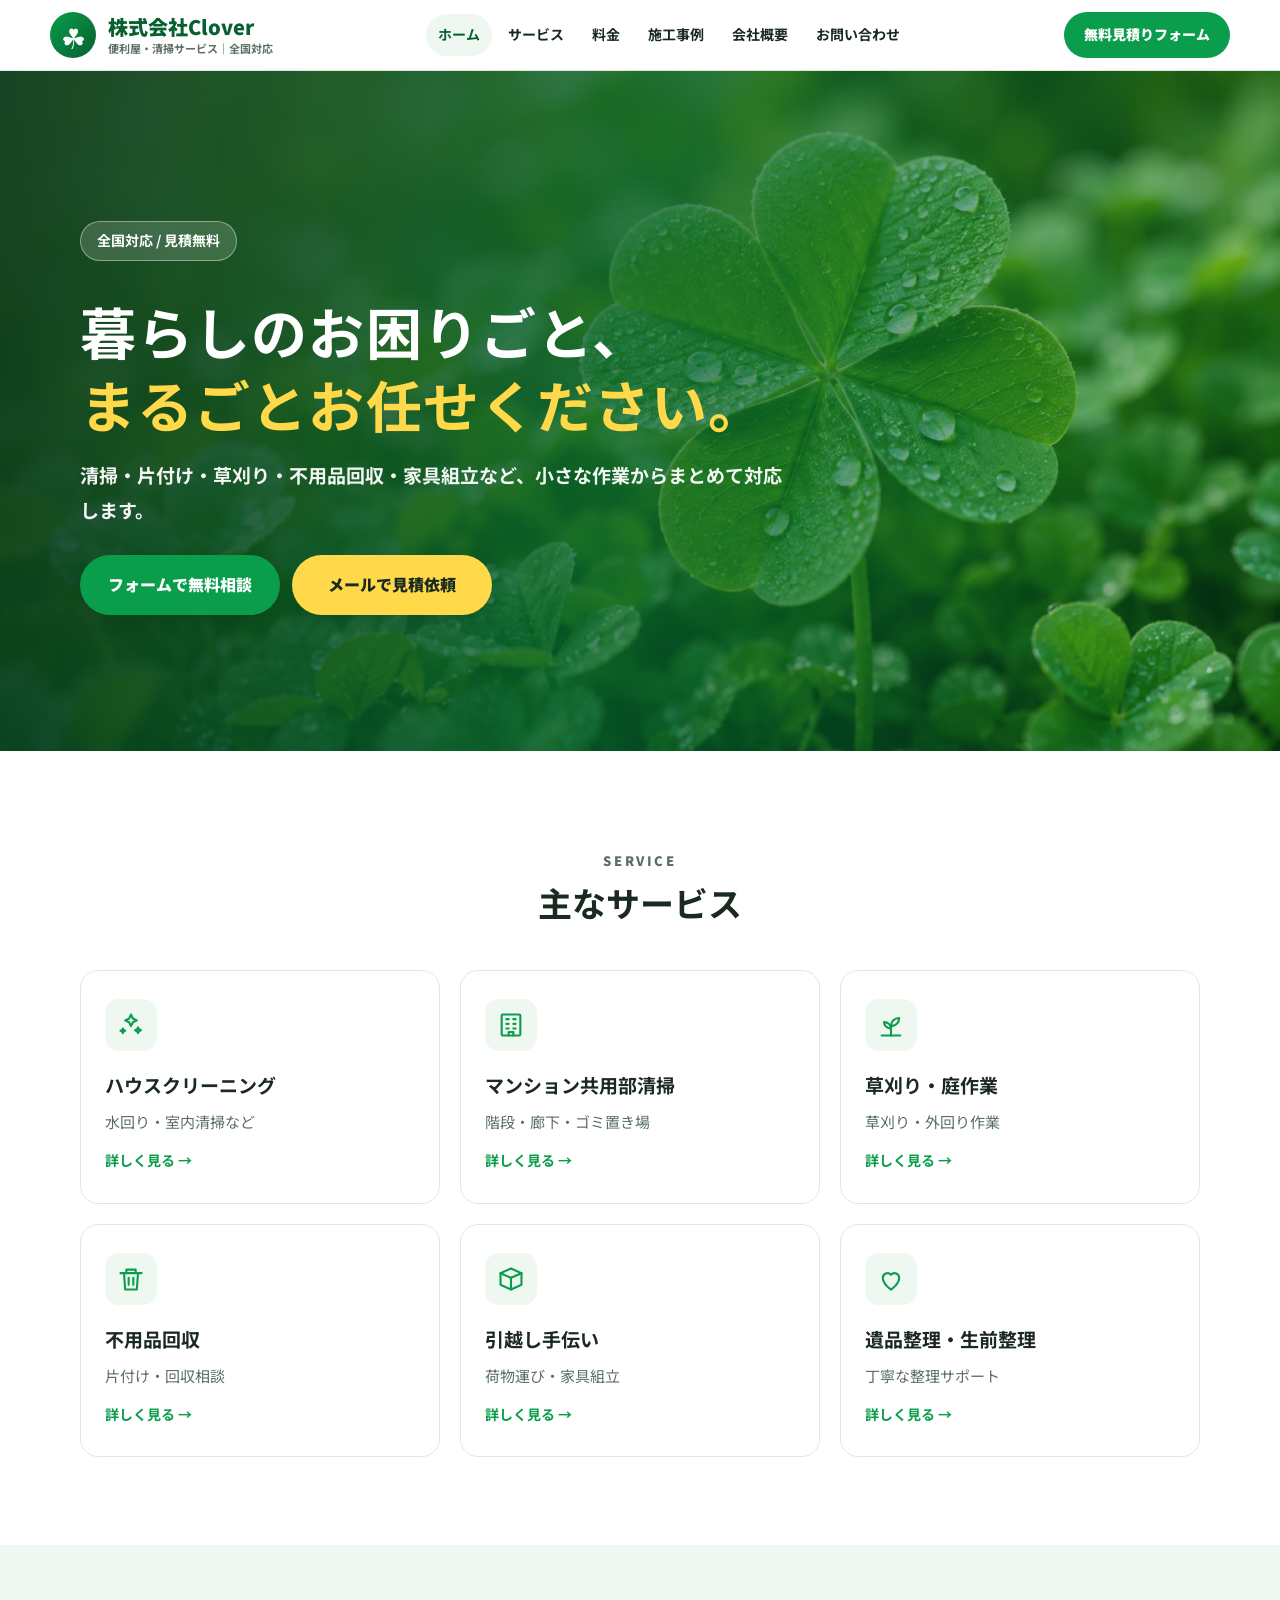
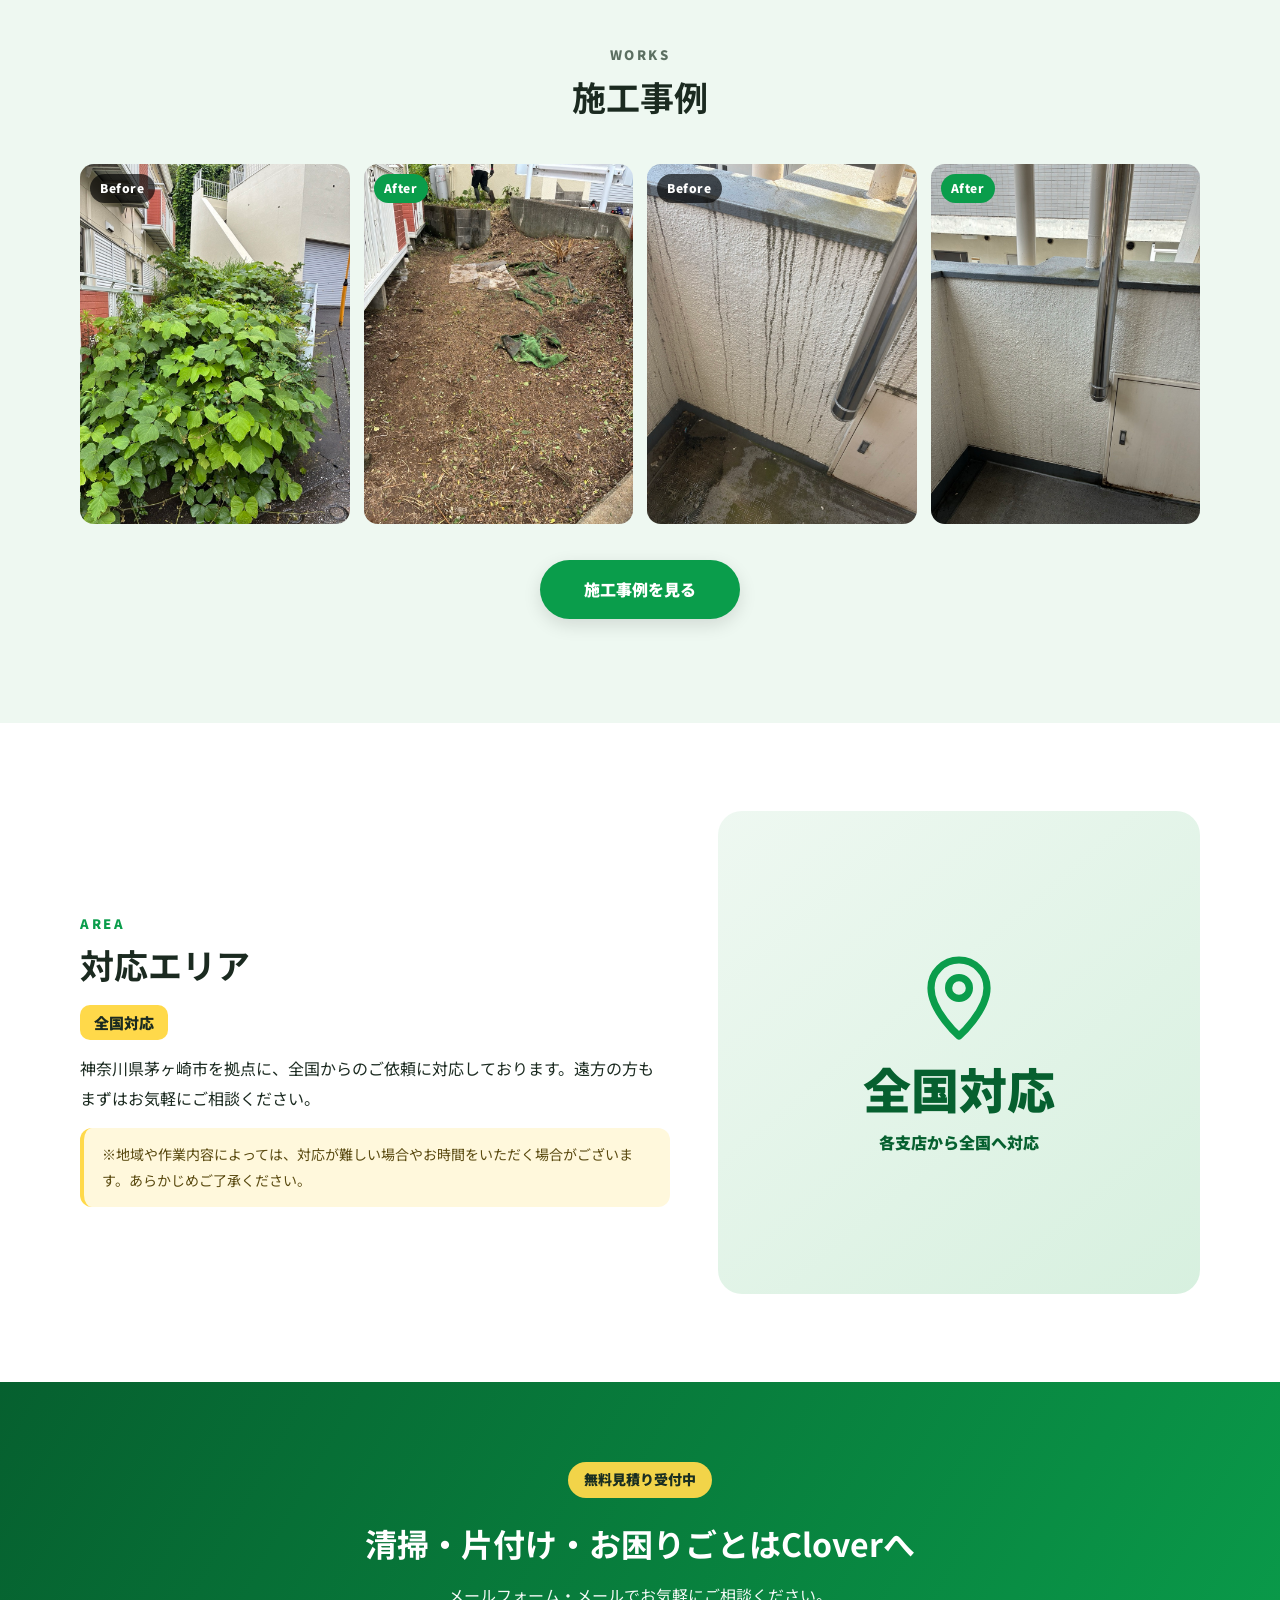
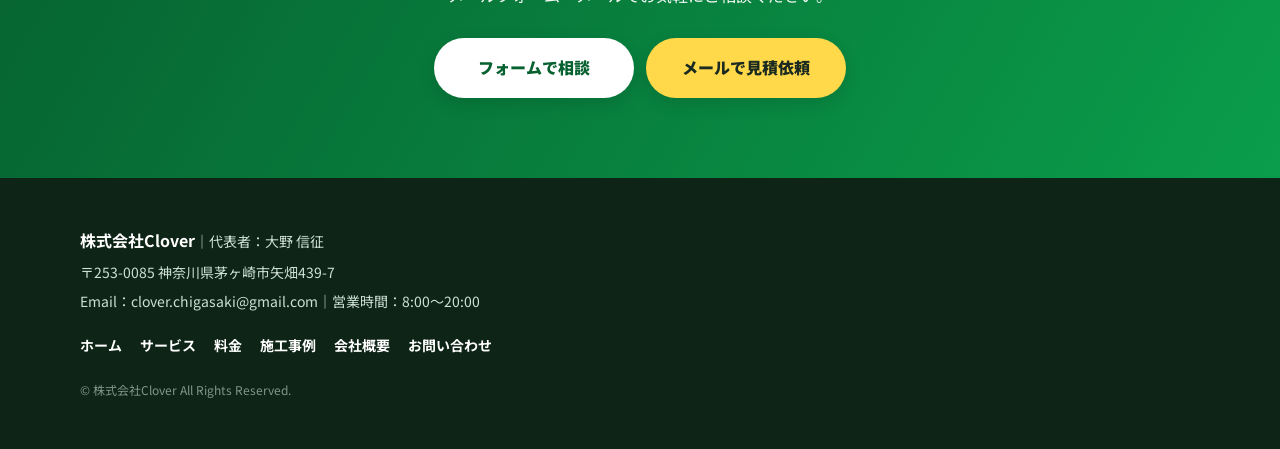
<file: index.html>
<!doctype html>
<html lang="ja">
<head>
<!-- Google アナリティクス（アクセス解析）：元サイトと同じ計測IDです -->
<script async src="https://www.googletagmanager.com/gtag/js?id=G-G0DQQ5PPG5"></script>
<script>
  window.dataLayer = window.dataLayer || [];
  function gtag(){dataLayer.push(arguments);}
  gtag('js', new Date());
  gtag('config', 'G-G0DQQ5PPG5');
</script>
<meta charset="UTF-8">
<meta name="viewport" content="width=device-width,initial-scale=1.0">
<meta name="format-detection" content="telephone=no">
<title>便利屋・清掃サービス｜株式会社Clover（全国対応）</title>
<meta name="description" content="全国対応の便利屋・清掃サービス。清掃、片付け、草刈り、不用品回収など無料見積り受付中。">
<link rel="preconnect" href="https://fonts.googleapis.com">
<link rel="preconnect" href="https://fonts.gstatic.com" crossorigin>
<link href="https://fonts.googleapis.com/css2?family=Noto+Sans+JP:wght@400;700;900&display=swap" rel="stylesheet">
<link rel="stylesheet" href="style.css">
</head>
<body>

<!-- ===== ヘッダー（全ページ共通） ===== -->
<header class="site-header">
  <div class="head">
    <a class="brand" href="index.html"><span class="logo-icon">☘</span><span class="brand-name">株式会社Clover<small>便利屋・清掃サービス｜全国対応</small></span></a>
    <nav class="nav" id="nav"><a href="index.html" class="current">ホーム</a><a href="service.html">サービス</a><a href="price.html">料金</a><a href="works.html">施工事例</a><a href="company.html">会社概要</a><a href="contact.html">お問い合わせ</a></nav>
    <a class="head-cta" href="contact.html#form">無料見積りフォーム</a>
    <button class="menu-btn" type="button" aria-label="メニューを開く" onclick="document.getElementById('nav').classList.toggle('open')">☰</button>
  </div>
</header>

<main>
<section class="hero">
  <div class="container">
    <div class="hero-content">
      <p class="area-pill">全国対応 / 見積無料</p>
      <h1>暮らしのお困りごと、<br><span>まるごとお任せください。</span></h1>
      <p class="lead">清掃・片付け・草刈り・不用品回収・家具組立など、小さな作業からまとめて対応します。</p>
      <div class="btn-row">
        <a class="btn btn-green" href="contact.html#form">フォームで無料相談</a>
        <a class="btn btn-yellow" href="mailto:clover.chigasaki@gmail.com?subject=無料見積もり依頼">メールで見積依頼</a>
      </div>
    </div>
  </div>
</section>

<section class="section">
  <div class="container">
    <div class="section-head">
      <p class="section-label">SERVICE</p>
      <h2>主なサービス</h2>
    </div>
    <div class="cards">
      <a class="card" href="service.html#cleaning"><div class="icon"><svg viewBox="0 0 24 24" fill="none" stroke="currentColor" stroke-width="1.8" stroke-linecap="round" stroke-linejoin="round" aria-hidden="true"><path d="M12 3l1.6 3.4L17 8l-3.4 1.6L12 13l-1.6-3.4L7 8l3.4-1.6z"/><path d="M18 14l.8 1.7 1.7.8-1.7.8L18 19l-.8-1.7-1.7-.8 1.7-.8z"/><path d="M5 15l.6 1.4L7 17l-1.4.6L5 19l-.6-1.4L3 17l1.4-.6z"/></svg></div><h3>ハウスクリーニング</h3><p>水回り・室内清掃など</p><span class="more">詳しく見る →</span></a>
      <a class="card" href="service.html#apartment"><div class="icon"><svg viewBox="0 0 24 24" fill="none" stroke="currentColor" stroke-width="1.8" stroke-linecap="round" stroke-linejoin="round" aria-hidden="true"><rect x="4" y="3" width="16" height="18" rx="1"/><path d="M8 7h2M14 7h2M8 11h2M14 11h2M8 15h2M14 15h2M10 21v-3h4v3"/></svg></div><h3>マンション共用部清掃</h3><p>階段・廊下・ゴミ置き場</p><span class="more">詳しく見る →</span></a>
      <a class="card" href="service.html#garden"><div class="icon"><svg viewBox="0 0 24 24" fill="none" stroke="currentColor" stroke-width="1.8" stroke-linecap="round" stroke-linejoin="round" aria-hidden="true"><path d="M12 21v-8"/><path d="M12 13c0-4 3-7 7-7 0 4-3 7-7 7z"/><path d="M12 15c0-3-2.5-5.5-6-5.5 0 3 2.5 5.5 6 5.5z"/><path d="M4 21h16"/></svg></div><h3>草刈り・庭作業</h3><p>草刈り・外回り作業</p><span class="more">詳しく見る →</span></a>
      <a class="card" href="service.html#junk"><div class="icon"><svg viewBox="0 0 24 24" fill="none" stroke="currentColor" stroke-width="1.8" stroke-linecap="round" stroke-linejoin="round" aria-hidden="true"><path d="M3 7h18M8 7V4h8v3M6 7l1 14h10l1-14"/><path d="M10 11v6M14 11v6"/></svg></div><h3>不用品回収</h3><p>片付け・回収相談</p><span class="more">詳しく見る →</span></a>
      <a class="card" href="service.html#moving"><div class="icon"><svg viewBox="0 0 24 24" fill="none" stroke="currentColor" stroke-width="1.8" stroke-linecap="round" stroke-linejoin="round" aria-hidden="true"><path d="M3 7l9-4 9 4-9 4z"/><path d="M3 7v10l9 4 9-4V7"/><path d="M12 11v10"/></svg></div><h3>引越し手伝い</h3><p>荷物運び・家具組立</p><span class="more">詳しく見る →</span></a>
      <a class="card" href="service.html#organize"><div class="icon"><svg viewBox="0 0 24 24" fill="none" stroke="currentColor" stroke-width="1.8" stroke-linecap="round" stroke-linejoin="round" aria-hidden="true"><path d="M12 21s-7-4.4-7-10a4 4 0 0 1 7-2.6A4 4 0 0 1 19 11c0 5.6-7 10-7 10z"/></svg></div><h3>遺品整理・生前整理</h3><p>丁寧な整理サポート</p><span class="more">詳しく見る →</span></a>
    </div>
  </div>
</section>

<section class="section soft">
  <div class="container">
    <div class="section-head">
      <p class="section-label">WORKS</p>
      <h2>施工事例</h2>
    </div>
    <div class="gallery">
      <figure><img src="images/garden-before.jpeg" onerror="this.src='images/placeholder.jpeg'" alt="草刈り作業前" loading="lazy"><figcaption>Before</figcaption></figure>
      <figure><img src="images/garden-after.jpeg" onerror="this.src='images/placeholder.jpeg'" alt="草刈り作業後" loading="lazy"><figcaption class="ba-tag after">After</figcaption></figure>
      <figure><img src="images/clean-before.jpeg" onerror="this.src='images/placeholder.jpeg'" alt="共用部清掃前" loading="lazy"><figcaption>Before</figcaption></figure>
      <figure><img src="images/clean-after.jpeg" onerror="this.src='images/placeholder.jpeg'" alt="共用部清掃後" loading="lazy"><figcaption class="ba-tag after">After</figcaption></figure>
    </div>
    <p class="center"><a class="btn btn-green" href="works.html">施工事例を見る</a></p>
  </div>
</section>

<section class="section">
  <div class="container area">
    <div>
      <p class="section-label">AREA</p>
      <h2>対応エリア</h2>
      <span class="area-badge">全国対応</span>
      <p>神奈川県茅ヶ崎市を拠点に、全国からのご依頼に対応しております。遠方の方もまずはお気軽にご相談ください。</p>
      <p class="note">※地域や作業内容によっては、対応が難しい場合やお時間をいただく場合がございます。あらかじめご了承ください。</p>
    </div>
    <div class="area-visual">
      <div><svg viewBox="0 0 24 24" fill="none" stroke="currentColor" stroke-width="1.8" stroke-linecap="round" stroke-linejoin="round" aria-hidden="true"><path d="M12 22s-7-6.2-7-12a7 7 0 0 1 14 0c0 5.8-7 12-7 12z"/><circle cx="12" cy="10" r="2.6"/></svg><p class="area-big">全国対応</p><p>各支店から全国へ対応</p></div>
    </div>
  </div>
</section>
</main>

<!-- ===== お問い合わせ誘導の帯（全ページ共通） ===== -->
<section class="cta">
  <div class="container">
    <p class="eyebrow">無料見積り受付中</p>
    <h2>清掃・片付け・お困りごとはCloverへ</h2>
    <p>メールフォーム・メールでお気軽にご相談ください。</p>
    <div class="btn-row">
      <a class="btn btn-white" href="contact.html#form">フォームで相談</a>
      <a class="btn btn-yellow" href="mailto:clover.chigasaki@gmail.com?subject=無料見積もり依頼">メールで見積依頼</a>
    </div>
  </div>
</section>

<!-- ===== フッター（全ページ共通） ===== -->
<footer class="footer">
  <div class="container">
    <p><strong>株式会社Clover</strong>｜代表者：大野 信征</p>
    <p>〒253-0085 神奈川県茅ヶ崎市矢畑439-7</p>
    <p>Email：clover.chigasaki@gmail.com｜営業時間：8:00〜20:00</p>
    <nav class="footer-nav"><a href="index.html">ホーム</a><a href="service.html">サービス</a><a href="price.html">料金</a><a href="works.html">施工事例</a><a href="company.html">会社概要</a><a href="contact.html">お問い合わせ</a></nav>
    <p class="copy">© 株式会社Clover All Rights Reserved.</p>
  </div>
</footer>

<!-- スマホで画面下に固定表示されるボタン -->
<div class="fixed">
  <a class="form" href="contact.html#form">✎ フォームで相談</a>
  <a href="mailto:clover.chigasaki@gmail.com?subject=無料見積もり依頼">✉ メール</a>
</div>

</body>
</html>
</file>
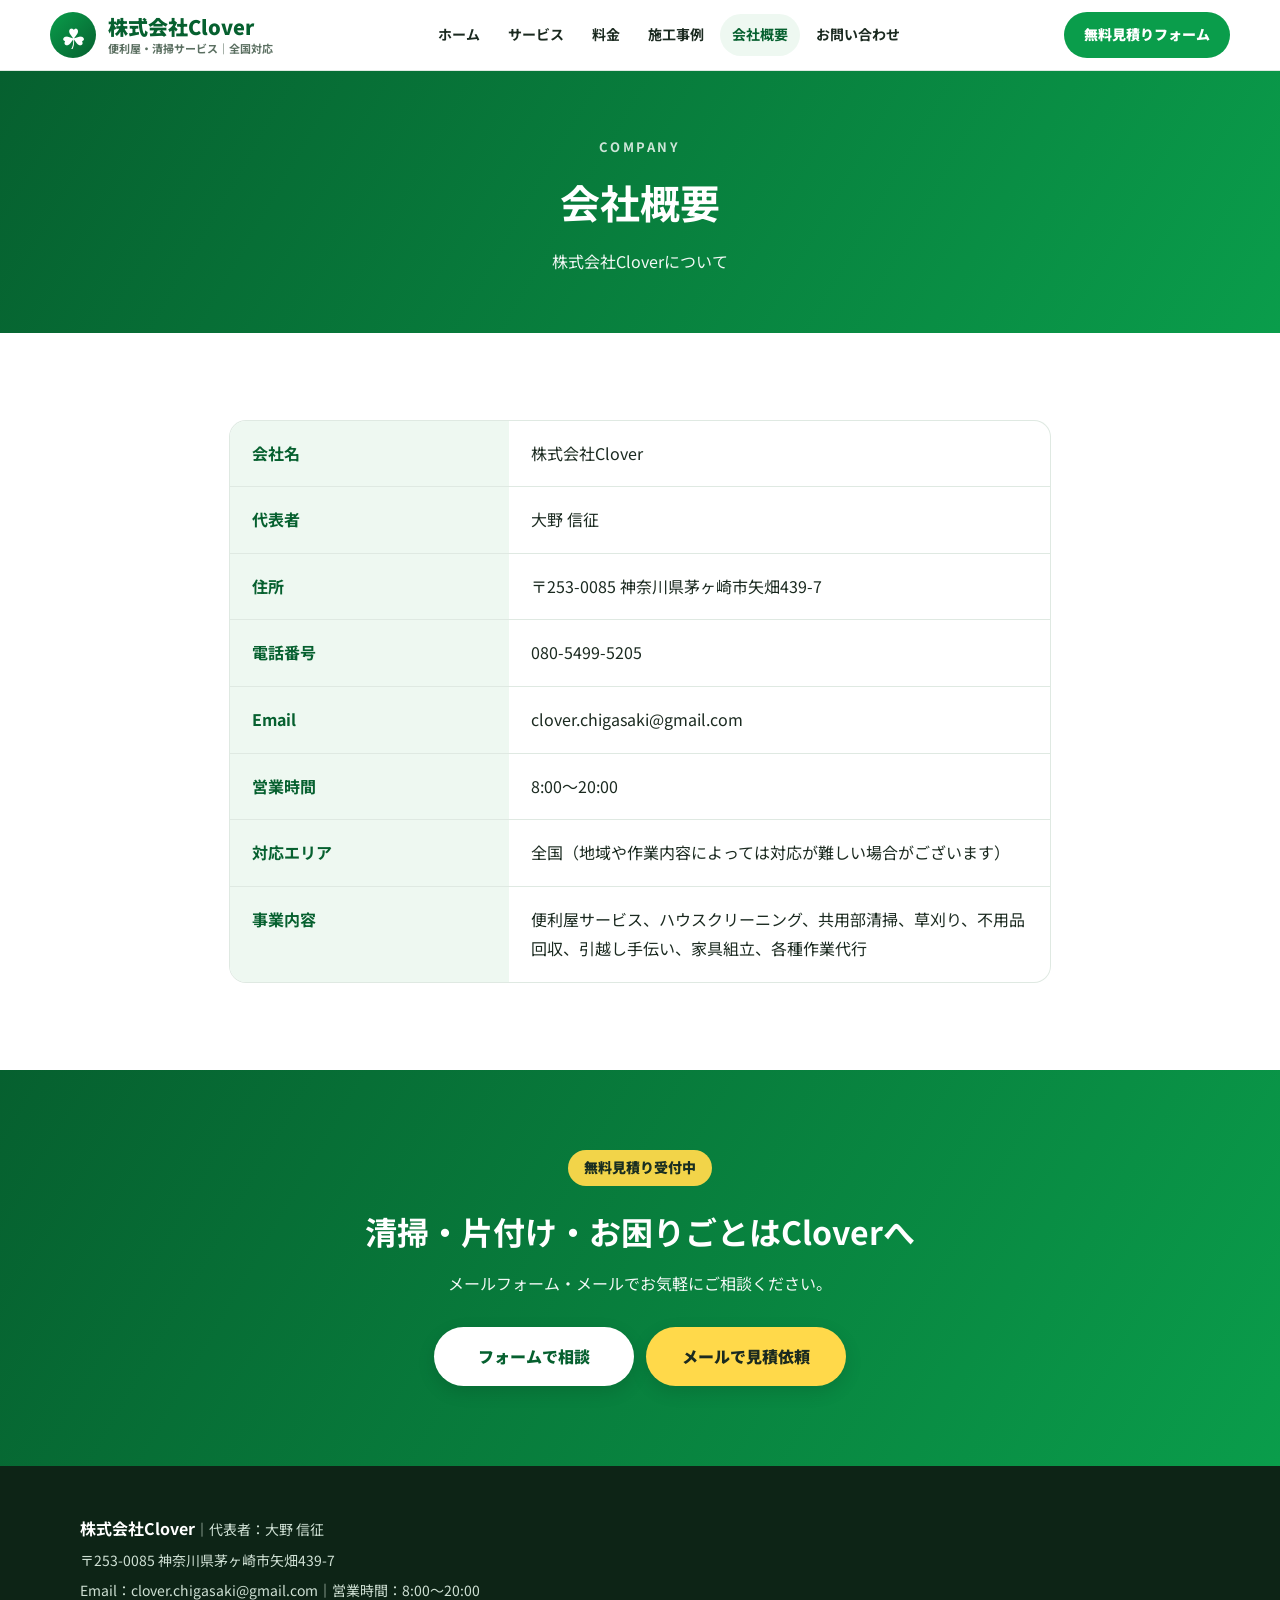
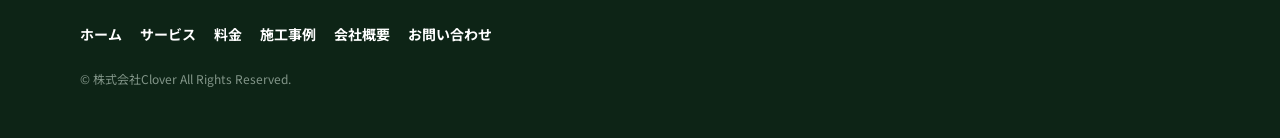
<file: company.html>
<!doctype html>
<html lang="ja">
<head>
<meta charset="UTF-8">
<meta name="viewport" content="width=device-width,initial-scale=1.0">
<meta name="format-detection" content="telephone=no">
<title>会社概要｜株式会社Clover</title>
<meta name="description" content="株式会社Cloverの会社概要。">
<link rel="preconnect" href="https://fonts.googleapis.com">
<link rel="preconnect" href="https://fonts.gstatic.com" crossorigin>
<link href="https://fonts.googleapis.com/css2?family=Noto+Sans+JP:wght@400;700;900&display=swap" rel="stylesheet">
<link rel="stylesheet" href="style.css">
</head>
<body>

<!-- ===== ヘッダー（全ページ共通） ===== -->
<header class="site-header">
  <div class="head">
    <a class="brand" href="index.html"><span class="logo-icon">☘</span><span class="brand-name">株式会社Clover<small>便利屋・清掃サービス｜全国対応</small></span></a>
    <nav class="nav" id="nav"><a href="index.html">ホーム</a><a href="service.html">サービス</a><a href="price.html">料金</a><a href="works.html">施工事例</a><a href="company.html" class="current">会社概要</a><a href="contact.html">お問い合わせ</a></nav>
    <a class="head-cta" href="contact.html#form">無料見積りフォーム</a>
    <button class="menu-btn" type="button" aria-label="メニューを開く" onclick="document.getElementById('nav').classList.toggle('open')">☰</button>
  </div>
</header>

<main>
<section class="page-hero">
  <p class="en">COMPANY</p>
  <h1>会社概要</h1>
  <p>株式会社Cloverについて</p>
</section>
<section class="section">
  <div class="container">
    <table class="table">
      <tbody>
        <tr><th>会社名</th><td>株式会社Clover</td></tr>
        <tr><th>代表者</th><td>大野 信征</td></tr>
        <tr><th>住所</th><td>〒253-0085 神奈川県茅ヶ崎市矢畑439-7</td></tr>
        <tr><th>電話番号</th><td>080-5499-5205</td></tr>
        <tr><th>Email</th><td>clover.chigasaki@gmail.com</td></tr>
        <tr><th>営業時間</th><td>8:00〜20:00</td></tr>
        <tr><th>対応エリア</th><td>全国（地域や作業内容によっては対応が難しい場合がございます）</td></tr>
        <tr><th>事業内容</th><td>便利屋サービス、ハウスクリーニング、共用部清掃、草刈り、不用品回収、引越し手伝い、家具組立、各種作業代行</td></tr>
      </tbody>
    </table>
  </div>
</section>
</main>

<!-- ===== お問い合わせ誘導の帯（全ページ共通） ===== -->
<section class="cta">
  <div class="container">
    <p class="eyebrow">無料見積り受付中</p>
    <h2>清掃・片付け・お困りごとはCloverへ</h2>
    <p>メールフォーム・メールでお気軽にご相談ください。</p>
    <div class="btn-row">
      <a class="btn btn-white" href="contact.html#form">フォームで相談</a>
      <a class="btn btn-yellow" href="mailto:clover.chigasaki@gmail.com?subject=無料見積もり依頼">メールで見積依頼</a>
    </div>
  </div>
</section>

<!-- ===== フッター（全ページ共通） ===== -->
<footer class="footer">
  <div class="container">
    <p><strong>株式会社Clover</strong>｜代表者：大野 信征</p>
    <p>〒253-0085 神奈川県茅ヶ崎市矢畑439-7</p>
    <p>Email：clover.chigasaki@gmail.com｜営業時間：8:00〜20:00</p>
    <nav class="footer-nav"><a href="index.html">ホーム</a><a href="service.html">サービス</a><a href="price.html">料金</a><a href="works.html">施工事例</a><a href="company.html">会社概要</a><a href="contact.html">お問い合わせ</a></nav>
    <p class="copy">© 株式会社Clover All Rights Reserved.</p>
  </div>
</footer>

<!-- スマホで画面下に固定表示されるボタン -->
<div class="fixed">
  <a class="form" href="contact.html#form">✎ フォームで相談</a>
  <a href="mailto:clover.chigasaki@gmail.com?subject=無料見積もり依頼">✉ メール</a>
</div>

</body>
</html>
</file>
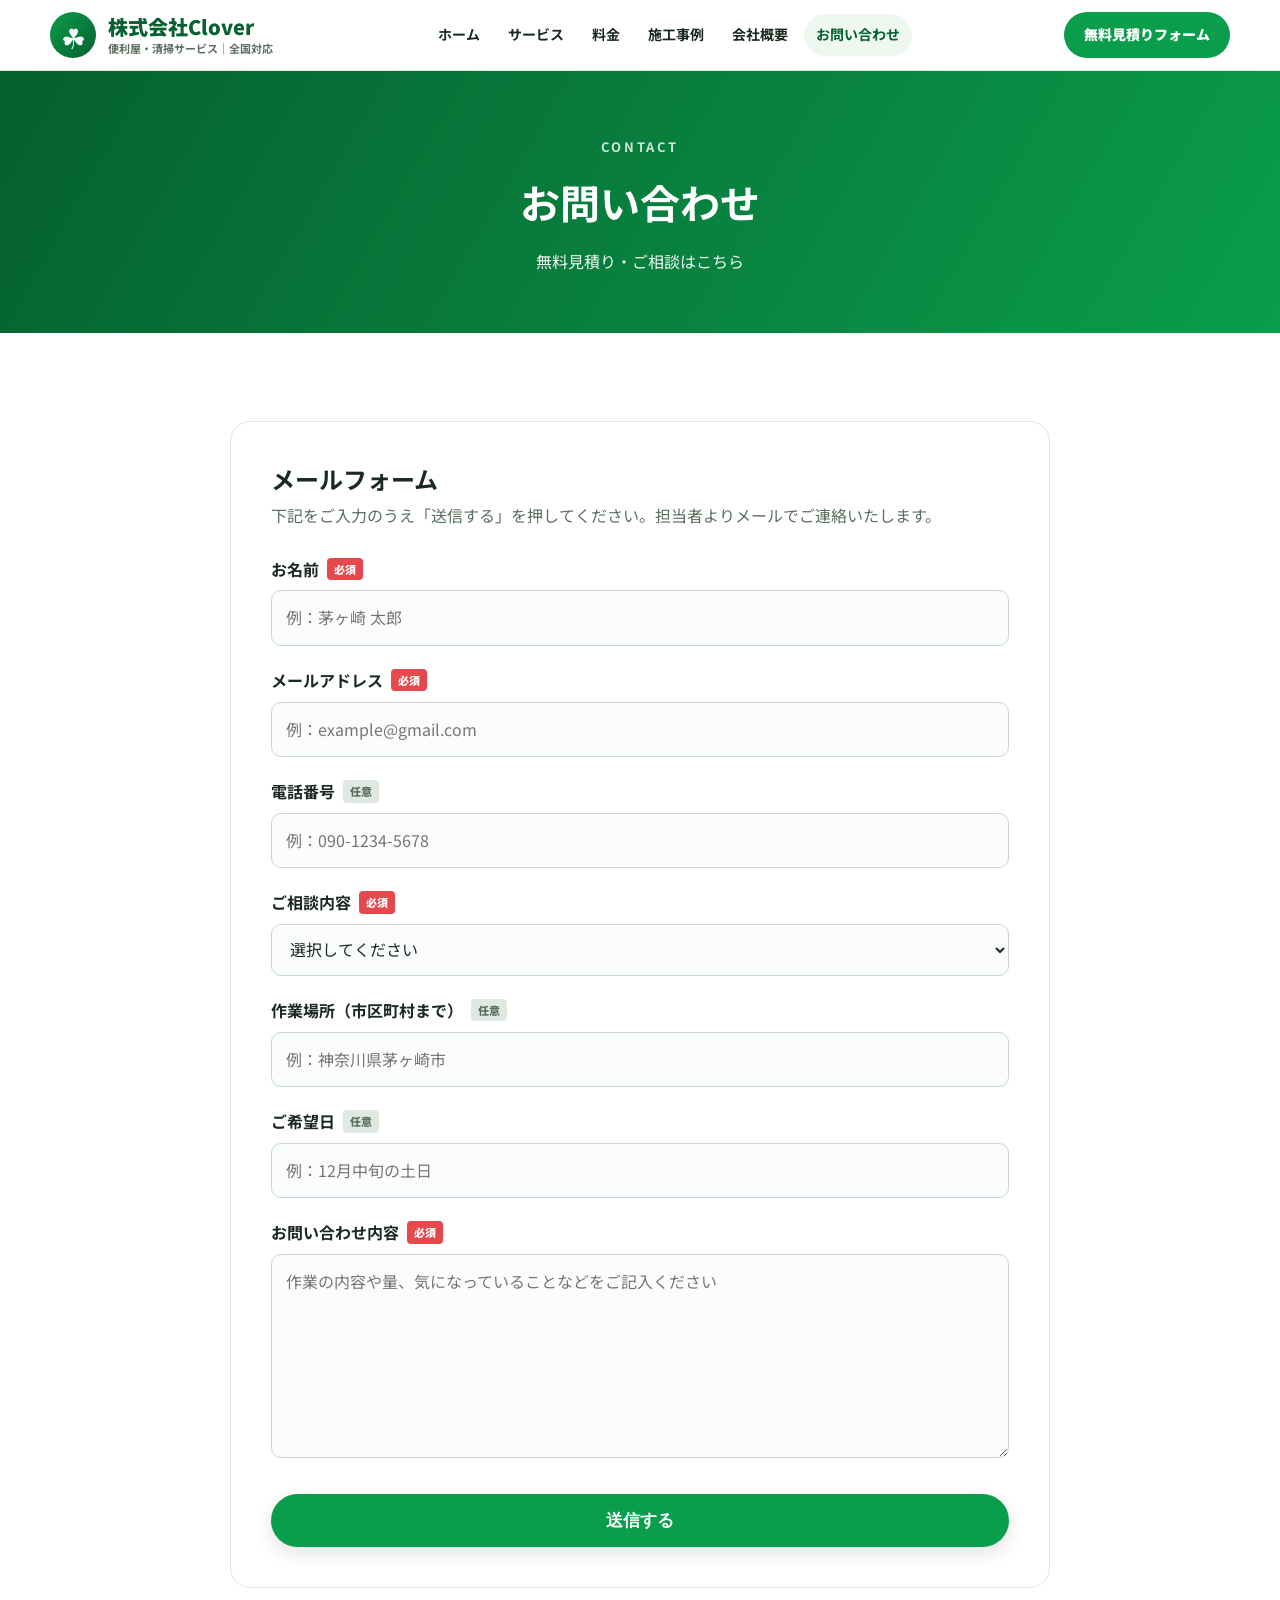
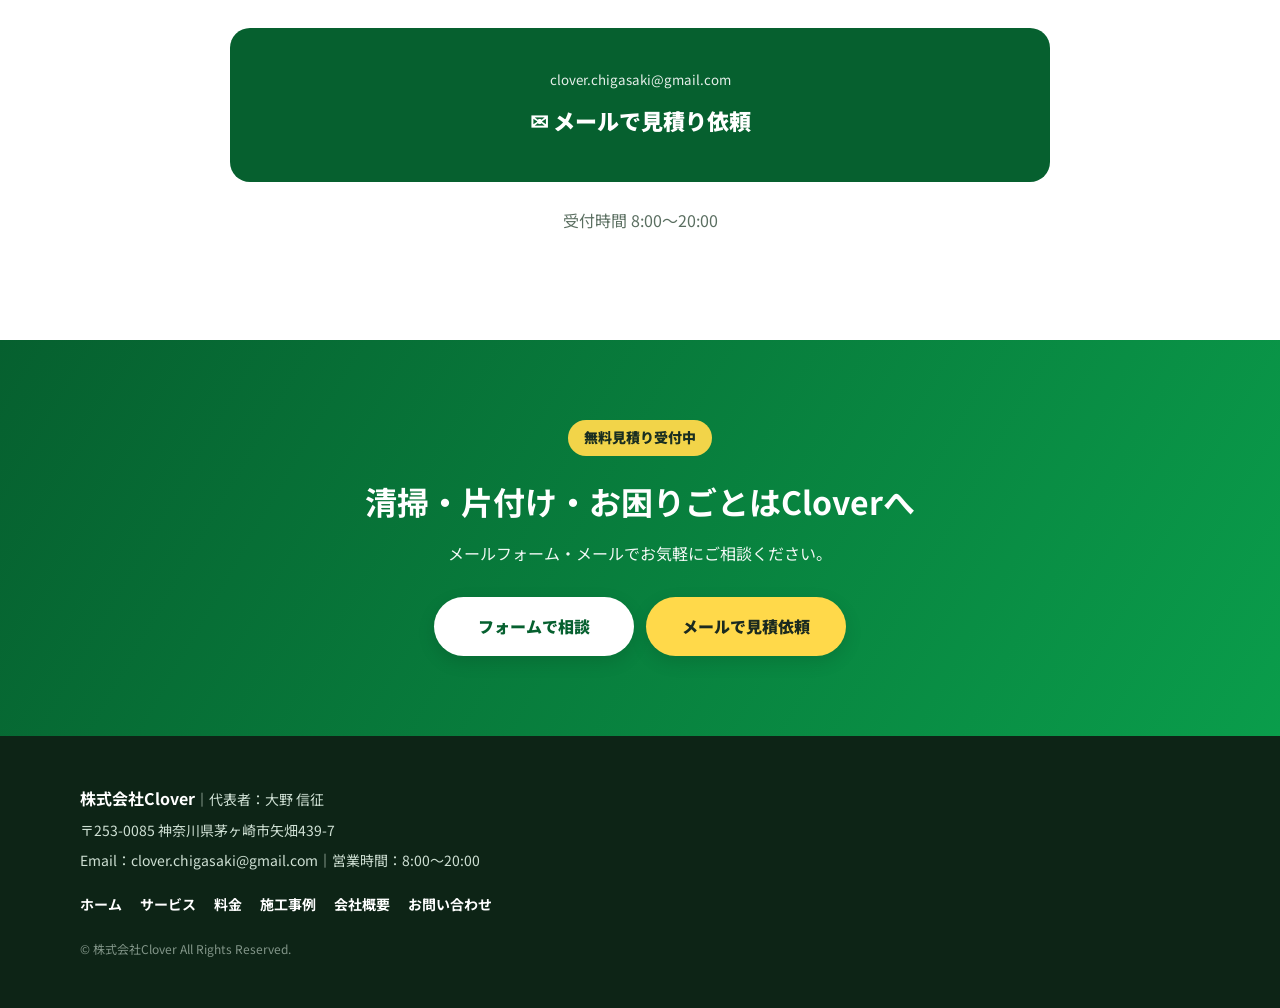
<file: contact.html>
<!doctype html>
<html lang="ja">
<head>
<meta charset="UTF-8">
<meta name="viewport" content="width=device-width,initial-scale=1.0">
<meta name="format-detection" content="telephone=no">
<title>お問い合わせ｜株式会社Clover</title>
<meta name="description" content="株式会社Cloverへの無料見積り・ご相談。">
<link rel="preconnect" href="https://fonts.googleapis.com">
<link rel="preconnect" href="https://fonts.gstatic.com" crossorigin>
<link href="https://fonts.googleapis.com/css2?family=Noto+Sans+JP:wght@400;700;900&display=swap" rel="stylesheet">
<link rel="stylesheet" href="style.css">
</head>
<body>

<!-- ===== ヘッダー（全ページ共通） ===== -->
<header class="site-header">
  <div class="head">
    <a class="brand" href="index.html"><span class="logo-icon">☘</span><span class="brand-name">株式会社Clover<small>便利屋・清掃サービス｜全国対応</small></span></a>
    <nav class="nav" id="nav"><a href="index.html">ホーム</a><a href="service.html">サービス</a><a href="price.html">料金</a><a href="works.html">施工事例</a><a href="company.html">会社概要</a><a href="contact.html" class="current">お問い合わせ</a></nav>
    <a class="head-cta" href="contact.html#form">無料見積りフォーム</a>
    <button class="menu-btn" type="button" aria-label="メニューを開く" onclick="document.getElementById('nav').classList.toggle('open')">☰</button>
  </div>
</header>

<main>
<section class="page-hero">
  <p class="en">CONTACT</p>
  <h1>お問い合わせ</h1>
  <p>無料見積り・ご相談はこちら</p>
</section>
<section class="section">
  <div class="container">

    <!-- ===== メールフォーム =====
         送信された内容は、下の action に書いたメールアドレスに届きます。
         受け取るアドレスを変えるときは「clover.chigasaki@gmail.com」の部分を書き換えてください。
         送信後に表示するページは _next の値（thanks.html のURL）です。 -->
    <form class="contact-form" id="form" action="https://formsubmit.co/clover.chigasaki@gmail.com" method="POST">
      <h2>メールフォーム</h2>
      <p class="form-lead">下記をご入力のうえ「送信する」を押してください。担当者よりメールでご連絡いたします。</p>

      <input type="hidden" name="_subject" value="【ホームページ】お問い合わせが届きました">
      <input type="hidden" name="_next" value="https://clover-benriya00.github.io/thanks.html">
      <input type="hidden" name="_template" value="table">
      <input type="hidden" name="_captcha" value="false">
      <!-- 迷惑メール対策：人には見えない欄。ここに入力があると送信されません -->
      <input type="text" name="_honey" class="honey" tabindex="-1" autocomplete="off">

      <div class="field">
        <label for="f-name">お名前<span class="req">必須</span></label>
        <input id="f-name" type="text" name="お名前" required placeholder="例：茅ヶ崎 太郎">
      </div>
      <div class="field">
        <label for="f-email">メールアドレス<span class="req">必須</span></label>
        <input id="f-email" type="email" name="email" required placeholder="例：example@gmail.com">
      </div>
      <div class="field">
        <label for="f-tel">電話番号<span class="opt">任意</span></label>
        <input id="f-tel" type="tel" name="電話番号" placeholder="例：090-1234-5678">
      </div>
      <div class="field">
        <label for="f-service">ご相談内容<span class="req">必須</span></label>
        <select id="f-service" name="ご相談内容" required>
          <option value="">選択してください</option>
          <option>ハウスクリーニング</option>
          <option>マンション共用部清掃</option>
          <option>草刈り・庭作業</option>
          <option>不用品回収・片付け</option>
          <option>引越し手伝い・家具組立</option>
          <option>遺品整理・生前整理</option>
          <option>その他・まだ決まっていない</option>
        </select>
      </div>
      <div class="field">
        <label for="f-place">作業場所（市区町村まで）<span class="opt">任意</span></label>
        <input id="f-place" type="text" name="作業場所" placeholder="例：神奈川県茅ヶ崎市">
      </div>
      <div class="field">
        <label for="f-date">ご希望日<span class="opt">任意</span></label>
        <input id="f-date" type="text" name="ご希望日" placeholder="例：12月中旬の土日">
      </div>
      <div class="field">
        <label for="f-msg">お問い合わせ内容<span class="req">必須</span></label>
        <textarea id="f-msg" name="お問い合わせ内容" rows="6" required placeholder="作業の内容や量、気になっていることなどをご記入ください"></textarea>
      </div>
      <button class="btn btn-green submit" type="submit">送信する</button>
    </form>

    <div class="contact-grid single">
      <a class="contact-card mail" href="mailto:clover.chigasaki@gmail.com?subject=無料見積もり依頼"><small>clover.chigasaki@gmail.com</small><span class="big">✉ メールで見積り依頼</span></a>
    </div>
    <p class="hours">受付時間 8:00〜20:00</p>
  </div>
</section>
</main>

<!-- ===== お問い合わせ誘導の帯（全ページ共通） ===== -->
<section class="cta">
  <div class="container">
    <p class="eyebrow">無料見積り受付中</p>
    <h2>清掃・片付け・お困りごとはCloverへ</h2>
    <p>メールフォーム・メールでお気軽にご相談ください。</p>
    <div class="btn-row">
      <a class="btn btn-white" href="contact.html#form">フォームで相談</a>
      <a class="btn btn-yellow" href="mailto:clover.chigasaki@gmail.com?subject=無料見積もり依頼">メールで見積依頼</a>
    </div>
  </div>
</section>

<!-- ===== フッター（全ページ共通） ===== -->
<footer class="footer">
  <div class="container">
    <p><strong>株式会社Clover</strong>｜代表者：大野 信征</p>
    <p>〒253-0085 神奈川県茅ヶ崎市矢畑439-7</p>
    <p>Email：clover.chigasaki@gmail.com｜営業時間：8:00〜20:00</p>
    <nav class="footer-nav"><a href="index.html">ホーム</a><a href="service.html">サービス</a><a href="price.html">料金</a><a href="works.html">施工事例</a><a href="company.html">会社概要</a><a href="contact.html">お問い合わせ</a></nav>
    <p class="copy">© 株式会社Clover All Rights Reserved.</p>
  </div>
</footer>

<!-- スマホで画面下に固定表示されるボタン -->
<div class="fixed">
  <a class="form" href="contact.html#form">✎ フォームで相談</a>
  <a href="mailto:clover.chigasaki@gmail.com?subject=無料見積もり依頼">✉ メール</a>
</div>

</body>
</html>
</file>
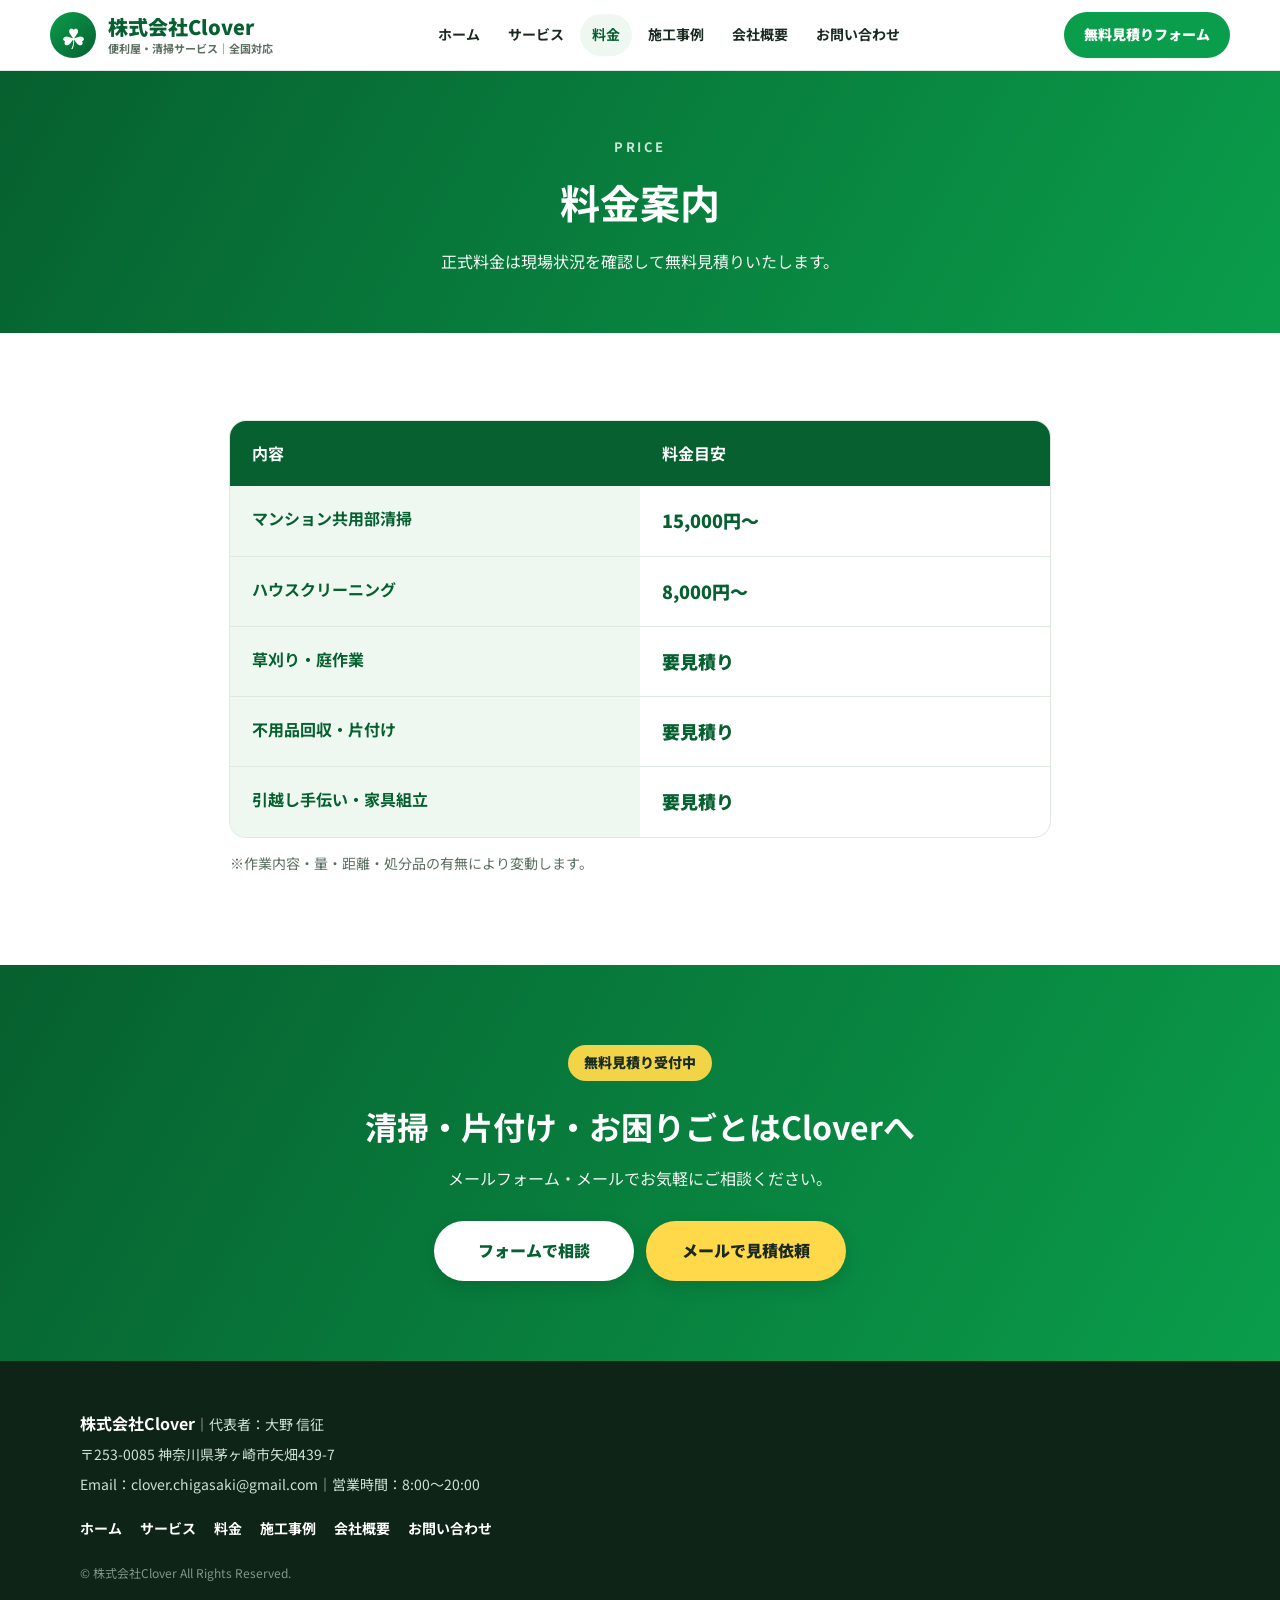
<file: price.html>
<!doctype html>
<html lang="ja">
<head>
<meta charset="UTF-8">
<meta name="viewport" content="width=device-width,initial-scale=1.0">
<meta name="format-detection" content="telephone=no">
<title>料金案内｜株式会社Clover</title>
<meta name="description" content="株式会社Cloverの料金案内。">
<link rel="preconnect" href="https://fonts.googleapis.com">
<link rel="preconnect" href="https://fonts.gstatic.com" crossorigin>
<link href="https://fonts.googleapis.com/css2?family=Noto+Sans+JP:wght@400;700;900&display=swap" rel="stylesheet">
<link rel="stylesheet" href="style.css">
</head>
<body>

<!-- ===== ヘッダー（全ページ共通） ===== -->
<header class="site-header">
  <div class="head">
    <a class="brand" href="index.html"><span class="logo-icon">☘</span><span class="brand-name">株式会社Clover<small>便利屋・清掃サービス｜全国対応</small></span></a>
    <nav class="nav" id="nav"><a href="index.html">ホーム</a><a href="service.html">サービス</a><a href="price.html" class="current">料金</a><a href="works.html">施工事例</a><a href="company.html">会社概要</a><a href="contact.html">お問い合わせ</a></nav>
    <a class="head-cta" href="contact.html#form">無料見積りフォーム</a>
    <button class="menu-btn" type="button" aria-label="メニューを開く" onclick="document.getElementById('nav').classList.toggle('open')">☰</button>
  </div>
</header>

<main>
<section class="page-hero">
  <p class="en">PRICE</p>
  <h1>料金案内</h1>
  <p>正式料金は現場状況を確認して無料見積りいたします。</p>
</section>
<section class="section">
  <div class="container">
    <table class="table">
      <thead><tr><th>内容</th><th>料金目安</th></tr></thead>
      <tbody>
        <tr><th>マンション共用部清掃</th><td class="price">15,000円〜</td></tr>
        <tr><th>ハウスクリーニング</th><td class="price">8,000円〜</td></tr>
        <tr><th>草刈り・庭作業</th><td class="price">要見積り</td></tr>
        <tr><th>不用品回収・片付け</th><td class="price">要見積り</td></tr>
        <tr><th>引越し手伝い・家具組立</th><td class="price">要見積り</td></tr>
      </tbody>
    </table>
    <p class="table-note">※作業内容・量・距離・処分品の有無により変動します。</p>
  </div>
</section>
</main>

<!-- ===== お問い合わせ誘導の帯（全ページ共通） ===== -->
<section class="cta">
  <div class="container">
    <p class="eyebrow">無料見積り受付中</p>
    <h2>清掃・片付け・お困りごとはCloverへ</h2>
    <p>メールフォーム・メールでお気軽にご相談ください。</p>
    <div class="btn-row">
      <a class="btn btn-white" href="contact.html#form">フォームで相談</a>
      <a class="btn btn-yellow" href="mailto:clover.chigasaki@gmail.com?subject=無料見積もり依頼">メールで見積依頼</a>
    </div>
  </div>
</section>

<!-- ===== フッター（全ページ共通） ===== -->
<footer class="footer">
  <div class="container">
    <p><strong>株式会社Clover</strong>｜代表者：大野 信征</p>
    <p>〒253-0085 神奈川県茅ヶ崎市矢畑439-7</p>
    <p>Email：clover.chigasaki@gmail.com｜営業時間：8:00〜20:00</p>
    <nav class="footer-nav"><a href="index.html">ホーム</a><a href="service.html">サービス</a><a href="price.html">料金</a><a href="works.html">施工事例</a><a href="company.html">会社概要</a><a href="contact.html">お問い合わせ</a></nav>
    <p class="copy">© 株式会社Clover All Rights Reserved.</p>
  </div>
</footer>

<!-- スマホで画面下に固定表示されるボタン -->
<div class="fixed">
  <a class="form" href="contact.html#form">✎ フォームで相談</a>
  <a href="mailto:clover.chigasaki@gmail.com?subject=無料見積もり依頼">✉ メール</a>
</div>

</body>
</html>
</file>
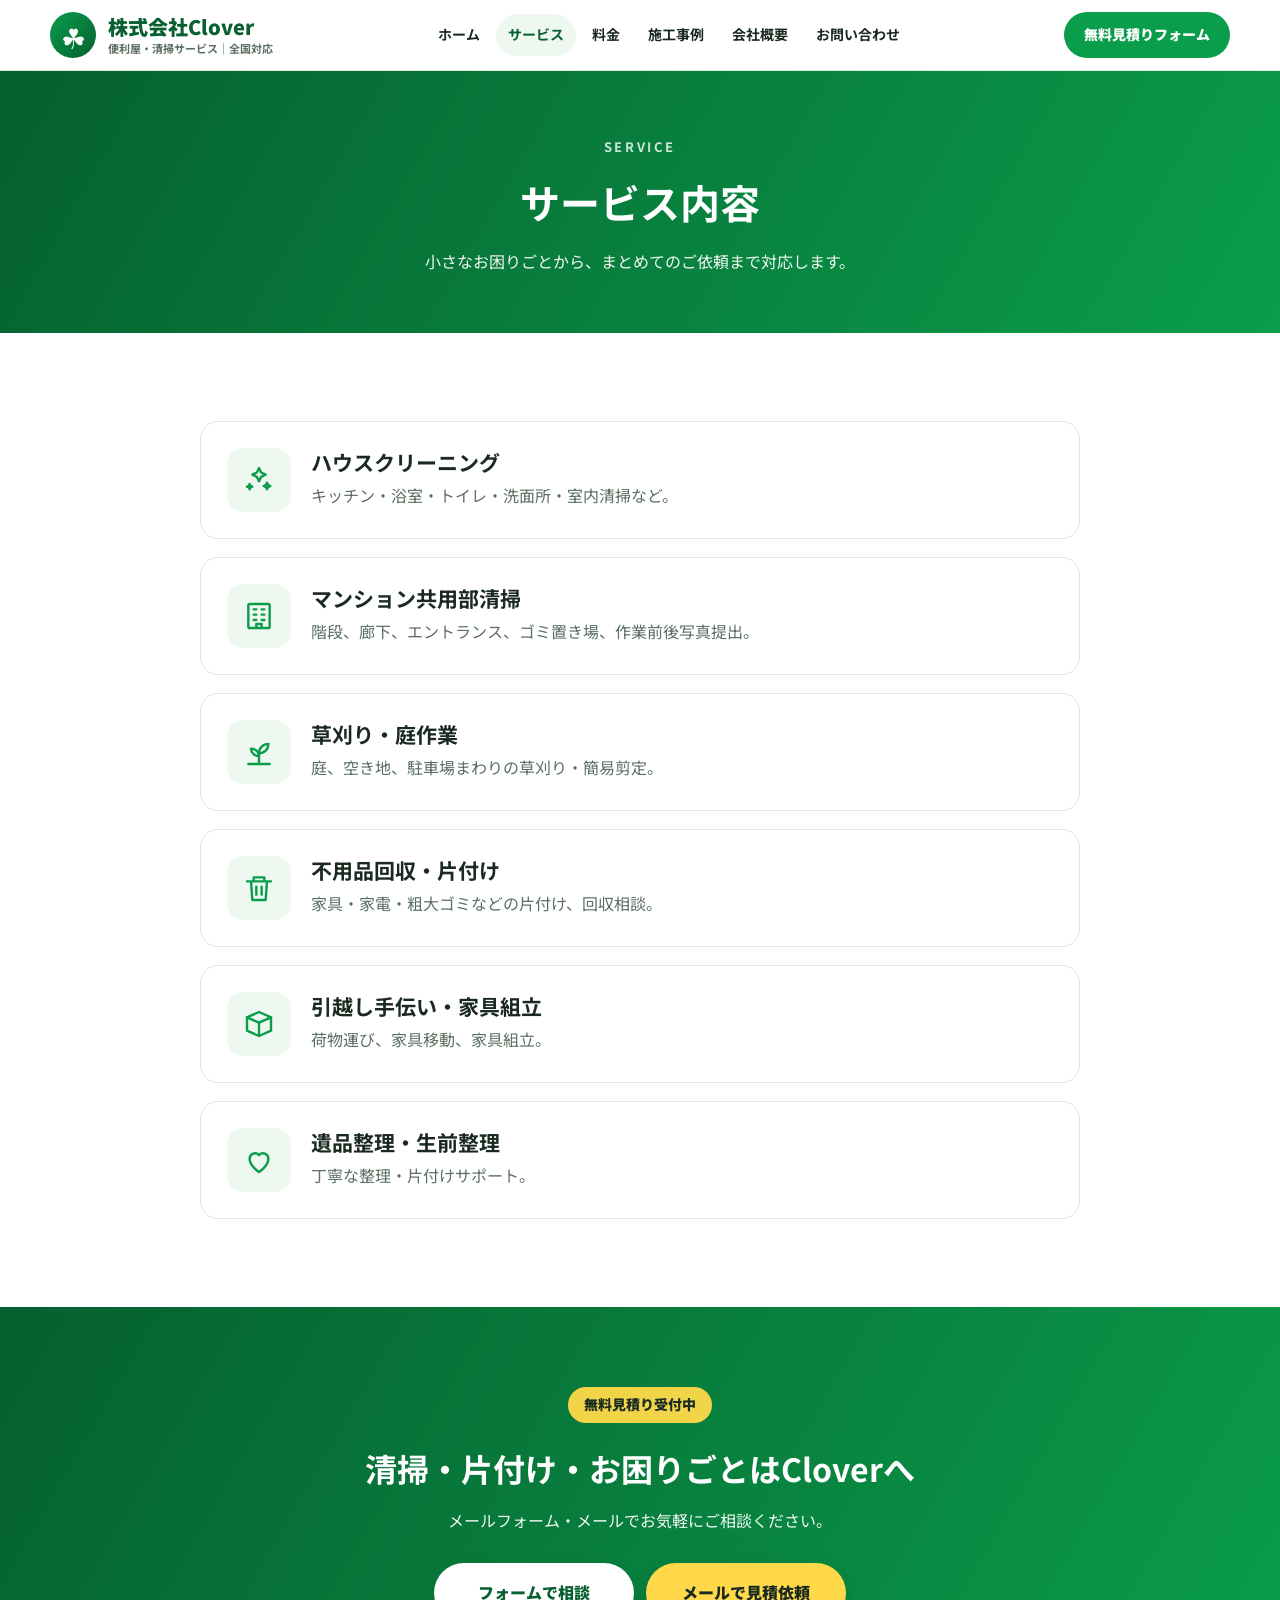
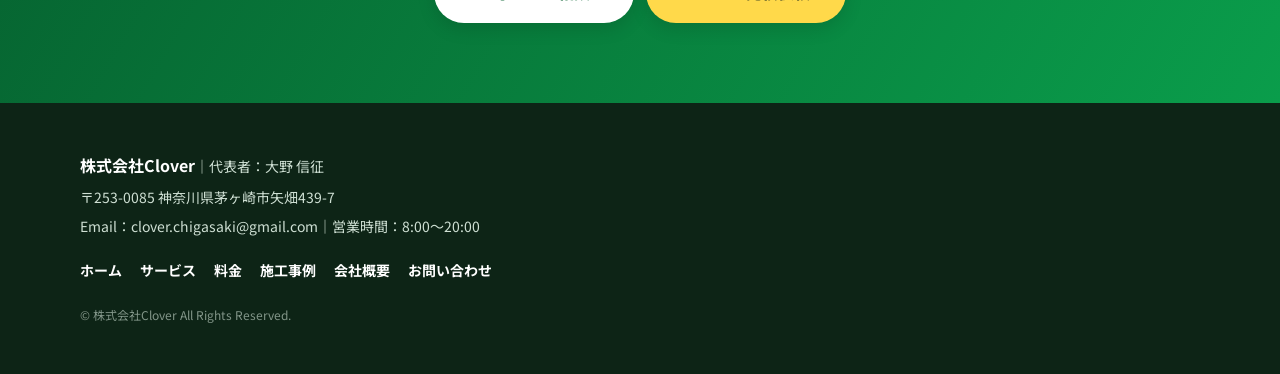
<file: service.html>
<!doctype html>
<html lang="ja">
<head>
<meta charset="UTF-8">
<meta name="viewport" content="width=device-width,initial-scale=1.0">
<meta name="format-detection" content="telephone=no">
<title>サービス内容｜株式会社Clover</title>
<meta name="description" content="株式会社Cloverのサービス内容。">
<link rel="preconnect" href="https://fonts.googleapis.com">
<link rel="preconnect" href="https://fonts.gstatic.com" crossorigin>
<link href="https://fonts.googleapis.com/css2?family=Noto+Sans+JP:wght@400;700;900&display=swap" rel="stylesheet">
<link rel="stylesheet" href="style.css">
</head>
<body>

<!-- ===== ヘッダー（全ページ共通） ===== -->
<header class="site-header">
  <div class="head">
    <a class="brand" href="index.html"><span class="logo-icon">☘</span><span class="brand-name">株式会社Clover<small>便利屋・清掃サービス｜全国対応</small></span></a>
    <nav class="nav" id="nav"><a href="index.html">ホーム</a><a href="service.html" class="current">サービス</a><a href="price.html">料金</a><a href="works.html">施工事例</a><a href="company.html">会社概要</a><a href="contact.html">お問い合わせ</a></nav>
    <a class="head-cta" href="contact.html#form">無料見積りフォーム</a>
    <button class="menu-btn" type="button" aria-label="メニューを開く" onclick="document.getElementById('nav').classList.toggle('open')">☰</button>
  </div>
</header>

<main>
<section class="page-hero">
  <p class="en">SERVICE</p>
  <h1>サービス内容</h1>
  <p>小さなお困りごとから、まとめてのご依頼まで対応します。</p>
</section>
<section class="section">
  <div class="container">
    <div class="service-list">
    <div class="service-item" id="cleaning"><div class="icon"><svg viewBox="0 0 24 24" fill="none" stroke="currentColor" stroke-width="1.8" stroke-linecap="round" stroke-linejoin="round" aria-hidden="true"><path d="M12 3l1.6 3.4L17 8l-3.4 1.6L12 13l-1.6-3.4L7 8l3.4-1.6z"/><path d="M18 14l.8 1.7 1.7.8-1.7.8L18 19l-.8-1.7-1.7-.8 1.7-.8z"/><path d="M5 15l.6 1.4L7 17l-1.4.6L5 19l-.6-1.4L3 17l1.4-.6z"/></svg></div><div><h2>ハウスクリーニング</h2><p>キッチン・浴室・トイレ・洗面所・室内清掃など。</p></div></div>
    <div class="service-item" id="apartment"><div class="icon"><svg viewBox="0 0 24 24" fill="none" stroke="currentColor" stroke-width="1.8" stroke-linecap="round" stroke-linejoin="round" aria-hidden="true"><rect x="4" y="3" width="16" height="18" rx="1"/><path d="M8 7h2M14 7h2M8 11h2M14 11h2M8 15h2M14 15h2M10 21v-3h4v3"/></svg></div><div><h2>マンション共用部清掃</h2><p>階段、廊下、エントランス、ゴミ置き場、作業前後写真提出。</p></div></div>
    <div class="service-item" id="garden"><div class="icon"><svg viewBox="0 0 24 24" fill="none" stroke="currentColor" stroke-width="1.8" stroke-linecap="round" stroke-linejoin="round" aria-hidden="true"><path d="M12 21v-8"/><path d="M12 13c0-4 3-7 7-7 0 4-3 7-7 7z"/><path d="M12 15c0-3-2.5-5.5-6-5.5 0 3 2.5 5.5 6 5.5z"/><path d="M4 21h16"/></svg></div><div><h2>草刈り・庭作業</h2><p>庭、空き地、駐車場まわりの草刈り・簡易剪定。</p></div></div>
    <div class="service-item" id="junk"><div class="icon"><svg viewBox="0 0 24 24" fill="none" stroke="currentColor" stroke-width="1.8" stroke-linecap="round" stroke-linejoin="round" aria-hidden="true"><path d="M3 7h18M8 7V4h8v3M6 7l1 14h10l1-14"/><path d="M10 11v6M14 11v6"/></svg></div><div><h2>不用品回収・片付け</h2><p>家具・家電・粗大ゴミなどの片付け、回収相談。</p></div></div>
    <div class="service-item" id="moving"><div class="icon"><svg viewBox="0 0 24 24" fill="none" stroke="currentColor" stroke-width="1.8" stroke-linecap="round" stroke-linejoin="round" aria-hidden="true"><path d="M3 7l9-4 9 4-9 4z"/><path d="M3 7v10l9 4 9-4V7"/><path d="M12 11v10"/></svg></div><div><h2>引越し手伝い・家具組立</h2><p>荷物運び、家具移動、家具組立。</p></div></div>
    <div class="service-item" id="organize"><div class="icon"><svg viewBox="0 0 24 24" fill="none" stroke="currentColor" stroke-width="1.8" stroke-linecap="round" stroke-linejoin="round" aria-hidden="true"><path d="M12 21s-7-4.4-7-10a4 4 0 0 1 7-2.6A4 4 0 0 1 19 11c0 5.6-7 10-7 10z"/></svg></div><div><h2>遺品整理・生前整理</h2><p>丁寧な整理・片付けサポート。</p></div></div>
    </div>
  </div>
</section>
</main>

<!-- ===== お問い合わせ誘導の帯（全ページ共通） ===== -->
<section class="cta">
  <div class="container">
    <p class="eyebrow">無料見積り受付中</p>
    <h2>清掃・片付け・お困りごとはCloverへ</h2>
    <p>メールフォーム・メールでお気軽にご相談ください。</p>
    <div class="btn-row">
      <a class="btn btn-white" href="contact.html#form">フォームで相談</a>
      <a class="btn btn-yellow" href="mailto:clover.chigasaki@gmail.com?subject=無料見積もり依頼">メールで見積依頼</a>
    </div>
  </div>
</section>

<!-- ===== フッター（全ページ共通） ===== -->
<footer class="footer">
  <div class="container">
    <p><strong>株式会社Clover</strong>｜代表者：大野 信征</p>
    <p>〒253-0085 神奈川県茅ヶ崎市矢畑439-7</p>
    <p>Email：clover.chigasaki@gmail.com｜営業時間：8:00〜20:00</p>
    <nav class="footer-nav"><a href="index.html">ホーム</a><a href="service.html">サービス</a><a href="price.html">料金</a><a href="works.html">施工事例</a><a href="company.html">会社概要</a><a href="contact.html">お問い合わせ</a></nav>
    <p class="copy">© 株式会社Clover All Rights Reserved.</p>
  </div>
</footer>

<!-- スマホで画面下に固定表示されるボタン -->
<div class="fixed">
  <a class="form" href="contact.html#form">✎ フォームで相談</a>
  <a href="mailto:clover.chigasaki@gmail.com?subject=無料見積もり依頼">✉ メール</a>
</div>

</body>
</html>
</file>
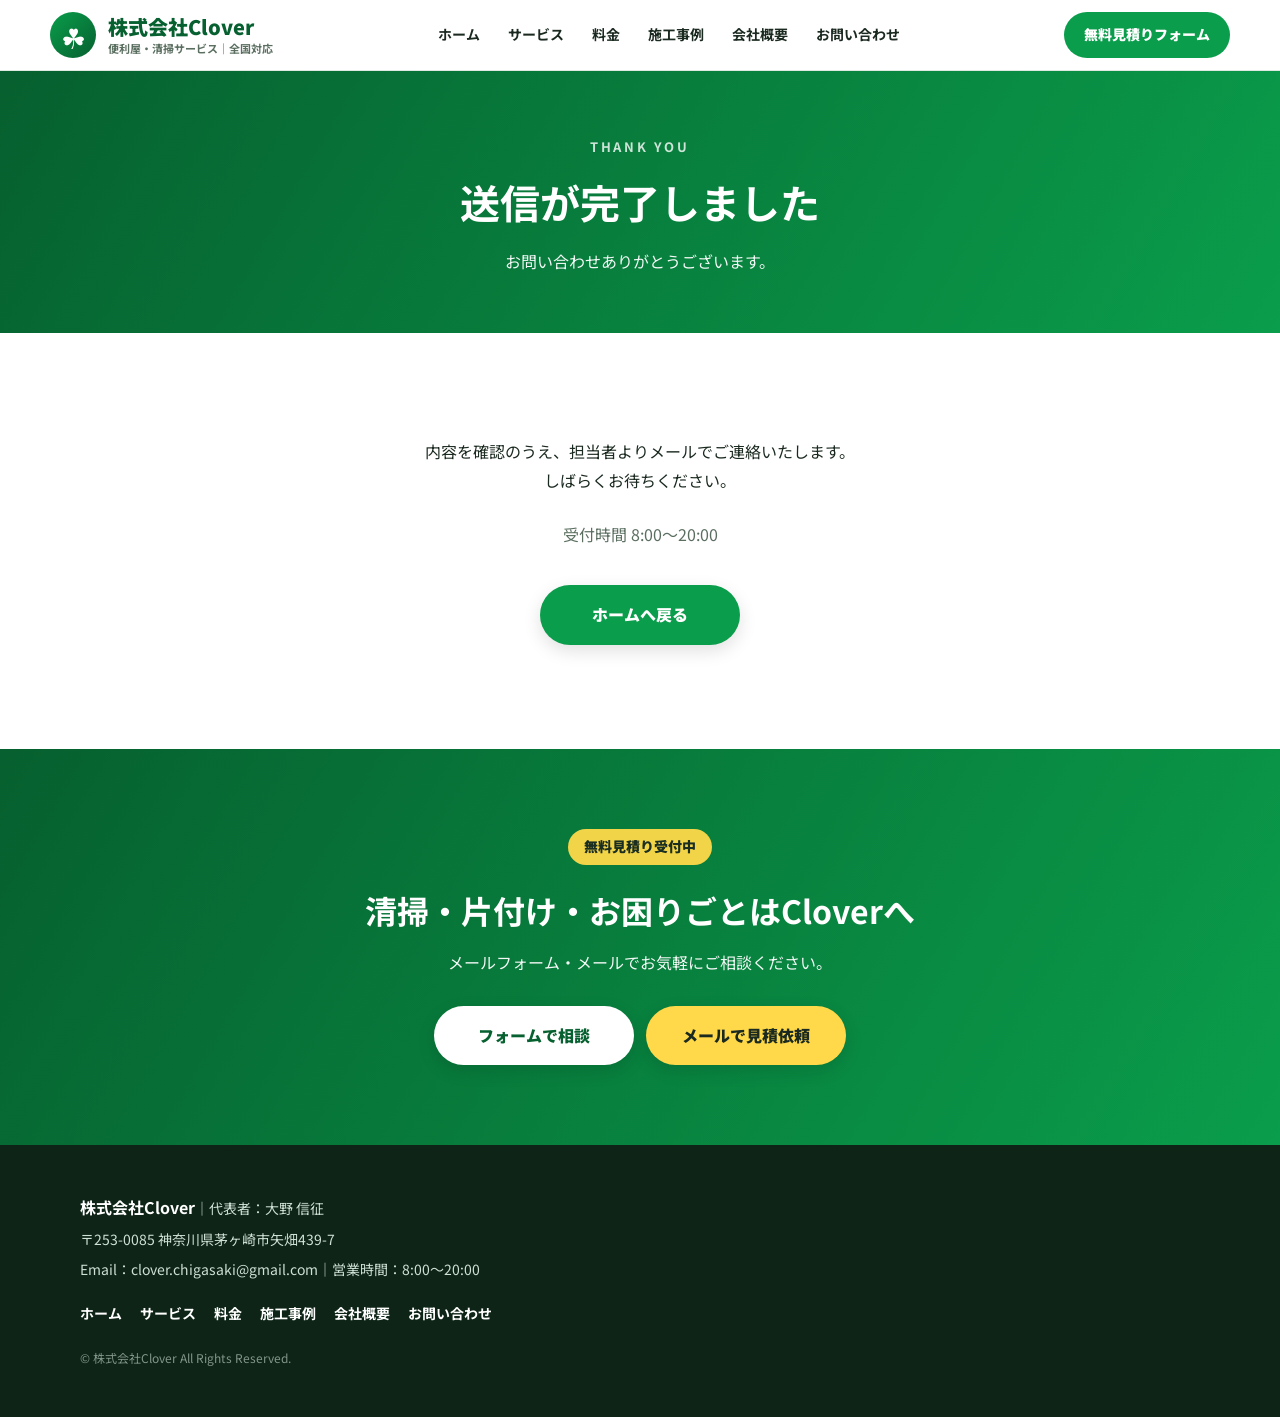
<file: thanks.html>
<!doctype html>
<html lang="ja">
<head>
<meta charset="UTF-8">
<meta name="viewport" content="width=device-width,initial-scale=1.0">
<meta name="format-detection" content="telephone=no">
<title>送信完了｜株式会社Clover</title>
<meta name="description" content="お問い合わせの送信完了ページ。">
<meta name="robots" content="noindex">
<link rel="preconnect" href="https://fonts.googleapis.com">
<link rel="preconnect" href="https://fonts.gstatic.com" crossorigin>
<link href="https://fonts.googleapis.com/css2?family=Noto+Sans+JP:wght@400;700;900&display=swap" rel="stylesheet">
<link rel="stylesheet" href="style.css">
</head>
<body>

<!-- ===== ヘッダー（全ページ共通） ===== -->
<header class="site-header">
  <div class="head">
    <a class="brand" href="index.html"><span class="logo-icon">☘</span><span class="brand-name">株式会社Clover<small>便利屋・清掃サービス｜全国対応</small></span></a>
    <nav class="nav" id="nav"><a href="index.html">ホーム</a><a href="service.html">サービス</a><a href="price.html">料金</a><a href="works.html">施工事例</a><a href="company.html">会社概要</a><a href="contact.html">お問い合わせ</a></nav>
    <a class="head-cta" href="contact.html#form">無料見積りフォーム</a>
    <button class="menu-btn" type="button" aria-label="メニューを開く" onclick="document.getElementById('nav').classList.toggle('open')">☰</button>
  </div>
</header>

<main>
<section class="page-hero">
  <p class="en">THANK YOU</p>
  <h1>送信が完了しました</h1>
  <p>お問い合わせありがとうございます。</p>
</section>
<section class="section">
  <div class="container thanks">
    <p>内容を確認のうえ、担当者よりメールでご連絡いたします。<br>しばらくお待ちください。</p>
    <p class="hours">受付時間 8:00〜20:00</p>
    <p class="center"><a class="btn btn-green" href="index.html">ホームへ戻る</a></p>
  </div>
</section>
</main>

<!-- ===== お問い合わせ誘導の帯（全ページ共通） ===== -->
<section class="cta">
  <div class="container">
    <p class="eyebrow">無料見積り受付中</p>
    <h2>清掃・片付け・お困りごとはCloverへ</h2>
    <p>メールフォーム・メールでお気軽にご相談ください。</p>
    <div class="btn-row">
      <a class="btn btn-white" href="contact.html#form">フォームで相談</a>
      <a class="btn btn-yellow" href="mailto:clover.chigasaki@gmail.com?subject=無料見積もり依頼">メールで見積依頼</a>
    </div>
  </div>
</section>

<!-- ===== フッター（全ページ共通） ===== -->
<footer class="footer">
  <div class="container">
    <p><strong>株式会社Clover</strong>｜代表者：大野 信征</p>
    <p>〒253-0085 神奈川県茅ヶ崎市矢畑439-7</p>
    <p>Email：clover.chigasaki@gmail.com｜営業時間：8:00〜20:00</p>
    <nav class="footer-nav"><a href="index.html">ホーム</a><a href="service.html">サービス</a><a href="price.html">料金</a><a href="works.html">施工事例</a><a href="company.html">会社概要</a><a href="contact.html">お問い合わせ</a></nav>
    <p class="copy">© 株式会社Clover All Rights Reserved.</p>
  </div>
</footer>

<!-- スマホで画面下に固定表示されるボタン -->
<div class="fixed">
  <a class="form" href="contact.html#form">✎ フォームで相談</a>
  <a href="mailto:clover.chigasaki@gmail.com?subject=無料見積もり依頼">✉ メール</a>
</div>

</body>
</html>
</file>
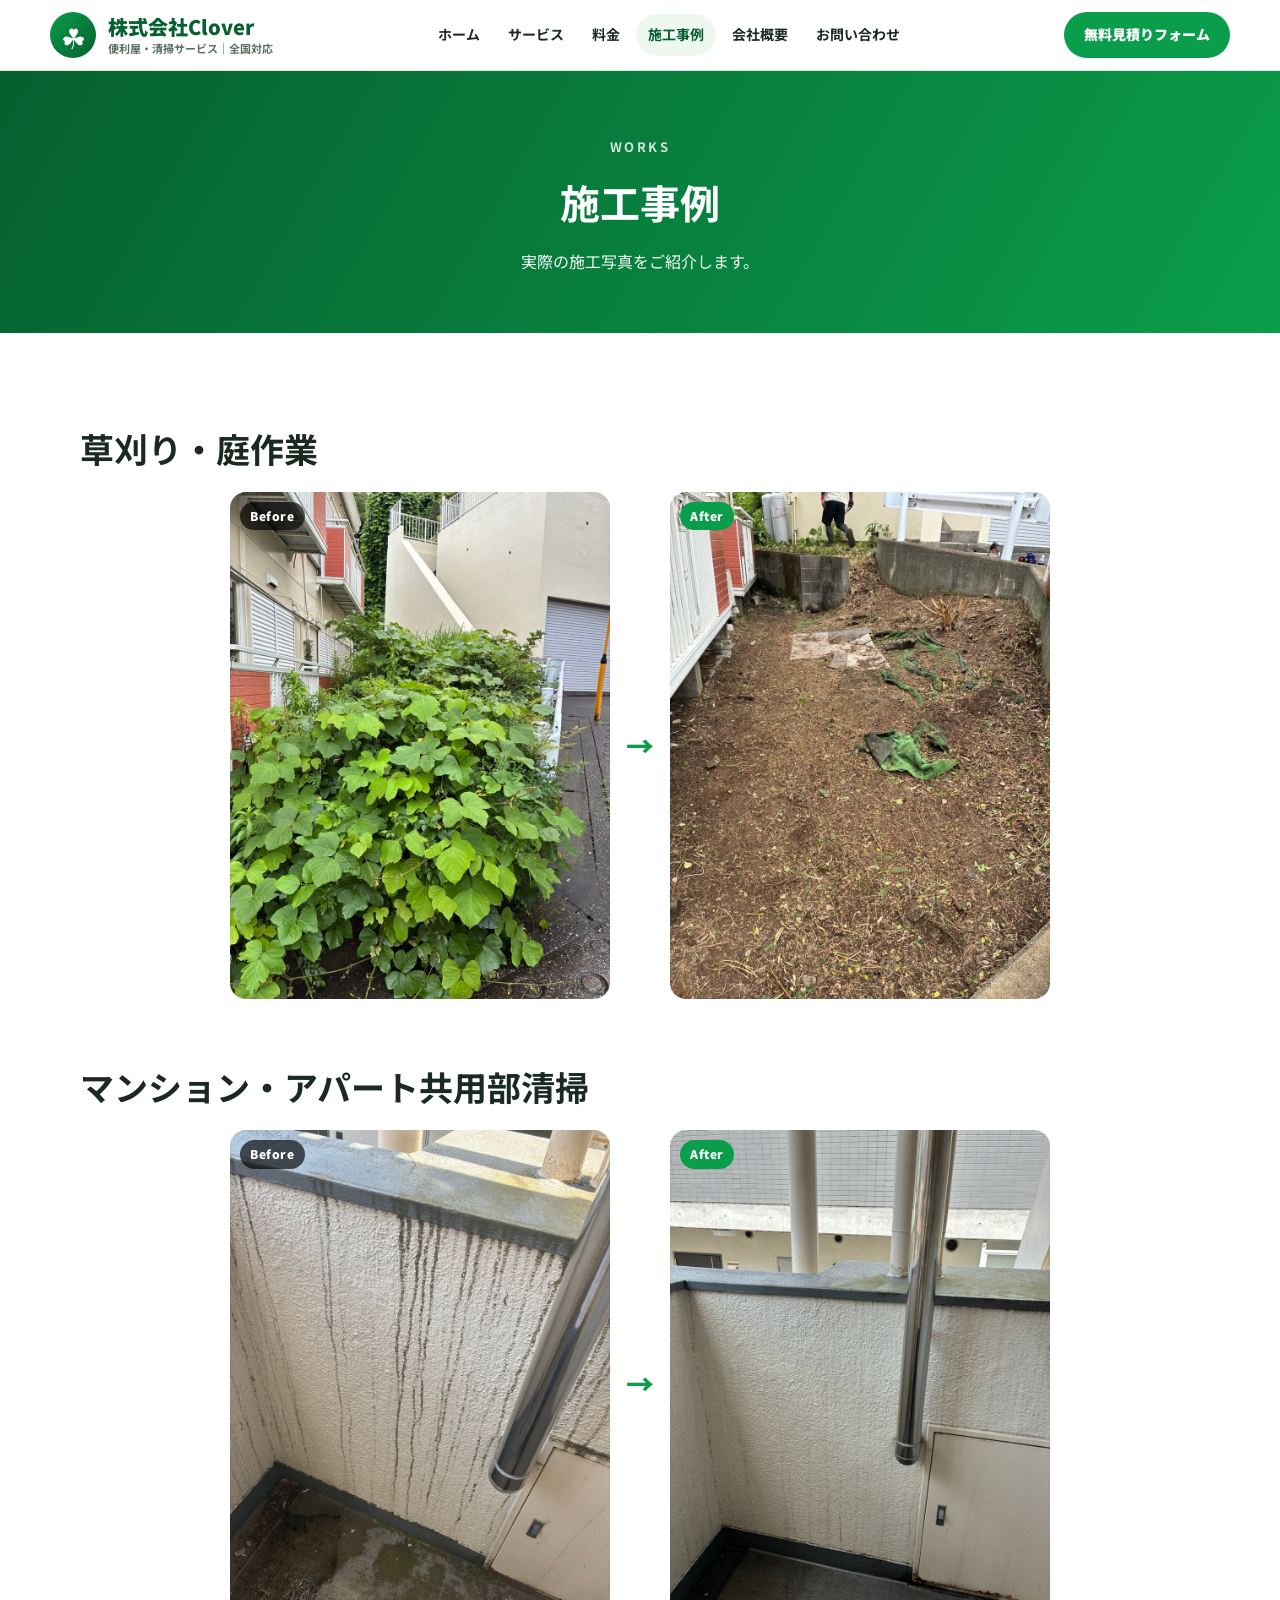
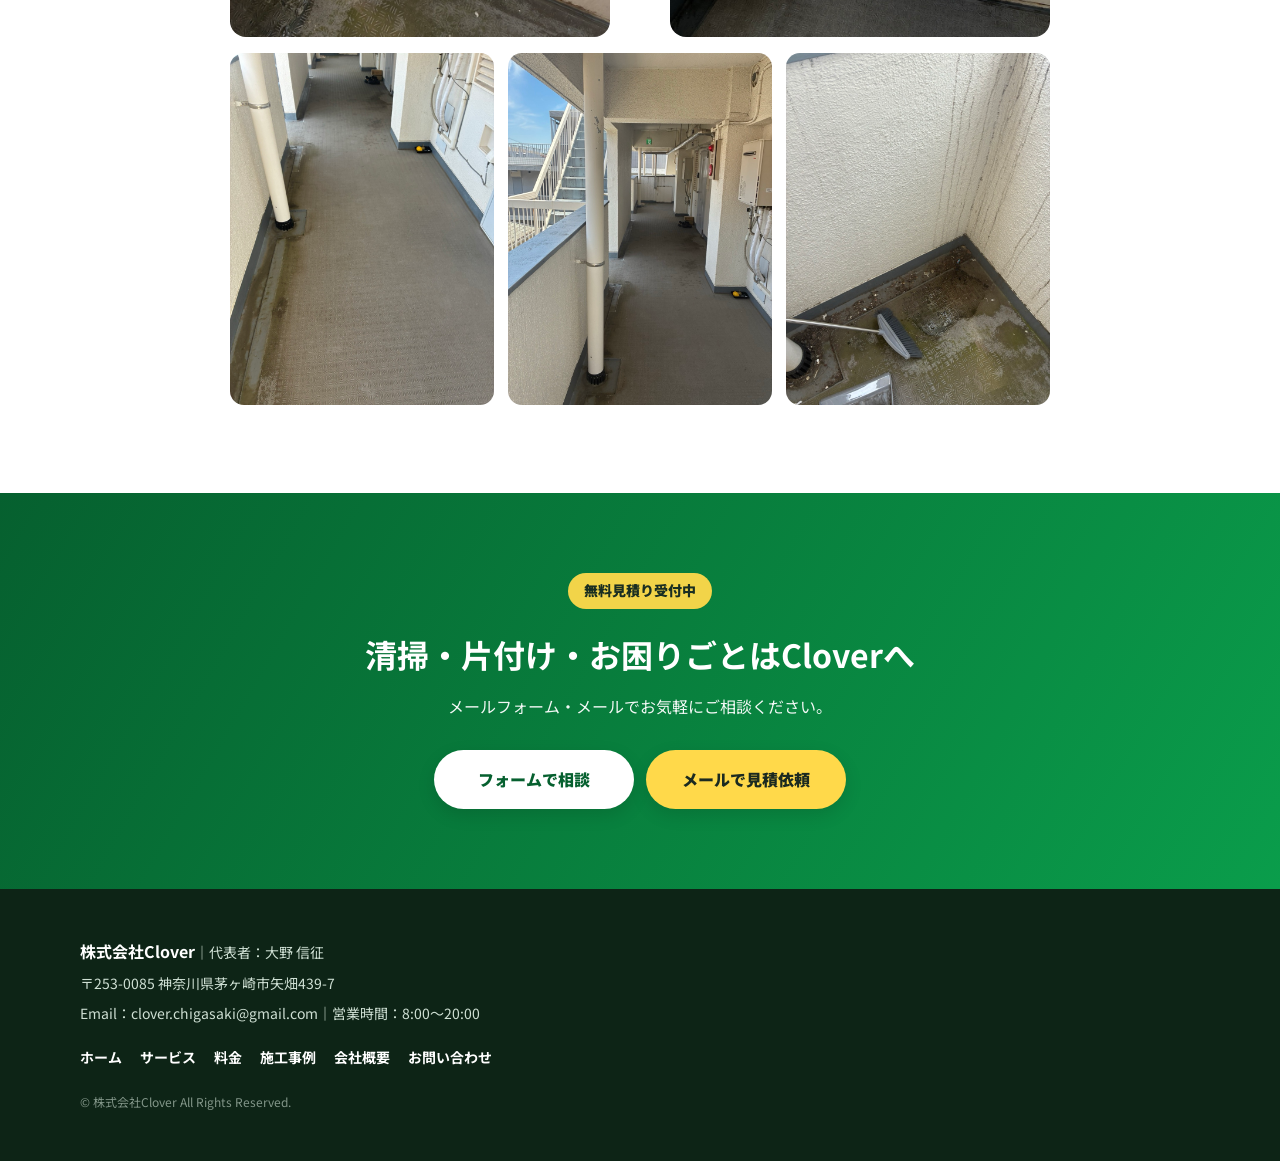
<file: works.html>
<!doctype html>
<html lang="ja">
<head>
<meta charset="UTF-8">
<meta name="viewport" content="width=device-width,initial-scale=1.0">
<meta name="format-detection" content="telephone=no">
<title>施工事例｜株式会社Clover</title>
<meta name="description" content="株式会社Cloverの施工事例。">
<link rel="preconnect" href="https://fonts.googleapis.com">
<link rel="preconnect" href="https://fonts.gstatic.com" crossorigin>
<link href="https://fonts.googleapis.com/css2?family=Noto+Sans+JP:wght@400;700;900&display=swap" rel="stylesheet">
<link rel="stylesheet" href="style.css">
</head>
<body>

<!-- ===== ヘッダー（全ページ共通） ===== -->
<header class="site-header">
  <div class="head">
    <a class="brand" href="index.html"><span class="logo-icon">☘</span><span class="brand-name">株式会社Clover<small>便利屋・清掃サービス｜全国対応</small></span></a>
    <nav class="nav" id="nav"><a href="index.html">ホーム</a><a href="service.html">サービス</a><a href="price.html">料金</a><a href="works.html" class="current">施工事例</a><a href="company.html">会社概要</a><a href="contact.html">お問い合わせ</a></nav>
    <a class="head-cta" href="contact.html#form">無料見積りフォーム</a>
    <button class="menu-btn" type="button" aria-label="メニューを開く" onclick="document.getElementById('nav').classList.toggle('open')">☰</button>
  </div>
</header>

<main>
<section class="page-hero">
  <p class="en">WORKS</p>
  <h1>施工事例</h1>
  <p>実際の施工写真をご紹介します。</p>
</section>
<section class="section">
  <div class="container">
    <div class="work-block">
      <h2>草刈り・庭作業</h2>
      <div class="before">
        <figure><img src="images/garden-before.jpeg" onerror="this.src='images/placeholder.jpeg'" alt="草刈り 作業前" loading="lazy"><span class="ba-tag">Before</span></figure>
        <span class="arrow">→</span>
        <figure><img src="images/garden-after.jpeg" onerror="this.src='images/placeholder.jpeg'" alt="草刈り 作業後" loading="lazy"><span class="ba-tag after">After</span></figure>
      </div>
    </div>
    <div class="work-block">
      <h2>マンション・アパート共用部清掃</h2>
      <div class="before">
        <figure><img src="images/clean-before.jpeg" onerror="this.src='images/placeholder.jpeg'" alt="共用部清掃 作業前" loading="lazy"><span class="ba-tag">Before</span></figure>
        <span class="arrow">→</span>
        <figure><img src="images/clean-after.jpeg" onerror="this.src='images/placeholder.jpeg'" alt="共用部清掃 作業後" loading="lazy"><span class="ba-tag after">After</span></figure>
      </div>
      <div class="gallery">
        <figure><img src="images/clean-after2.jpeg" onerror="this.src='images/placeholder.jpeg'" alt="共用部清掃の様子" loading="lazy"></figure>
        <figure><img src="images/clean-after3.jpeg" onerror="this.src='images/placeholder.jpeg'" alt="共用部清掃の様子" loading="lazy"></figure>
        <figure><img src="images/clean-before2.jpeg" onerror="this.src='images/placeholder.jpeg'" alt="共用部清掃の様子" loading="lazy"></figure>
      </div>
    </div>
  </div>
</section>
</main>

<!-- ===== お問い合わせ誘導の帯（全ページ共通） ===== -->
<section class="cta">
  <div class="container">
    <p class="eyebrow">無料見積り受付中</p>
    <h2>清掃・片付け・お困りごとはCloverへ</h2>
    <p>メールフォーム・メールでお気軽にご相談ください。</p>
    <div class="btn-row">
      <a class="btn btn-white" href="contact.html#form">フォームで相談</a>
      <a class="btn btn-yellow" href="mailto:clover.chigasaki@gmail.com?subject=無料見積もり依頼">メールで見積依頼</a>
    </div>
  </div>
</section>

<!-- ===== フッター（全ページ共通） ===== -->
<footer class="footer">
  <div class="container">
    <p><strong>株式会社Clover</strong>｜代表者：大野 信征</p>
    <p>〒253-0085 神奈川県茅ヶ崎市矢畑439-7</p>
    <p>Email：clover.chigasaki@gmail.com｜営業時間：8:00〜20:00</p>
    <nav class="footer-nav"><a href="index.html">ホーム</a><a href="service.html">サービス</a><a href="price.html">料金</a><a href="works.html">施工事例</a><a href="company.html">会社概要</a><a href="contact.html">お問い合わせ</a></nav>
    <p class="copy">© 株式会社Clover All Rights Reserved.</p>
  </div>
</footer>

<!-- スマホで画面下に固定表示されるボタン -->
<div class="fixed">
  <a class="form" href="contact.html#form">✎ フォームで相談</a>
  <a href="mailto:clover.chigasaki@gmail.com?subject=無料見積もり依頼">✉ メール</a>
</div>

</body>
</html>
</file>
<file: style.css>
/* ==========================================================
   株式会社Clover ホームページ 共通デザイン
   色を変えたいときは、下の「色の設定」だけ書き換えればOKです。
   ========================================================== */

/* ---- 色の設定 ---- */
:root{
  --green:#0a9d4b;        /* メインの緑 */
  --green-dark:#06602f;   /* 濃い緑（見出し・フッター） */
  --green-soft:#eef8f1;   /* 薄い緑（背景） */
  --yellow:#ffd94a;       /* アクセントの黄色 */
  --line:#06c755;         /* LINEボタンの色 */
  --text:#1b2a20;         /* 文字色 */
  --muted:#5b6f61;        /* 補足文字の色 */
  --border:#dfe9e2;       /* 区切り線 */
  --white:#ffffff;
}

*{box-sizing:border-box}
html{scroll-behavior:smooth}
body{
  margin:0;
  font-family:"Noto Sans JP","Hiragino Sans","Yu Gothic","Meiryo",sans-serif;
  color:var(--text);
  background:var(--white);
  line-height:1.85;
  -webkit-font-smoothing:antialiased;
}
a{color:inherit;text-decoration:none}
img{max-width:100%;display:block}
.container{width:min(1120px,100% - 32px);margin-inline:auto}

/* ---- ヘッダー（画面上部の帯） ---- */
.site-header{
  position:sticky;top:0;z-index:20;
  background:rgba(255,255,255,.94);
  backdrop-filter:blur(8px);
  border-bottom:1px solid var(--border);
}
.head{
  width:min(1180px,100% - 32px);margin-inline:auto;
  display:flex;align-items:center;justify-content:space-between;gap:16px;
  padding:12px 0;
}
.brand{display:flex;align-items:center;gap:12px}
.logo-icon{
  display:grid;place-items:center;flex:none;
  width:46px;height:46px;border-radius:50%;
  background:linear-gradient(135deg,var(--green),var(--green-dark));
  color:#fff;font-size:28px;
}
.brand-name{font-weight:900;font-size:20px;line-height:1.2;color:var(--green-dark)}
.brand-name small{display:block;font-size:11px;color:var(--muted);font-weight:700;margin-top:3px}
.nav{display:flex;gap:4px}
.nav a{
  font-weight:700;font-size:14px;padding:8px 12px;border-radius:999px;
  transition:background .2s,color .2s;
}
.nav a:hover,.nav a.current{background:var(--green-soft);color:var(--green-dark)}
.head-cta{
  background:var(--green);color:#fff;border-radius:999px;
  padding:10px 20px;font-weight:900;font-size:14px;white-space:nowrap;
}
.menu-btn{display:none}

/* ---- ボタン ---- */
.btn-row{display:flex;flex-wrap:wrap;gap:12px;margin-top:28px}
.btn{
  display:inline-flex;align-items:center;justify-content:center;gap:8px;
  min-width:200px;padding:15px 28px;border-radius:999px;
  font-weight:900;font-size:16px;
  transition:transform .15s,box-shadow .15s;
  box-shadow:0 6px 18px rgba(0,0,0,.12);
}
.btn:hover{transform:translateY(-2px);box-shadow:0 10px 24px rgba(0,0,0,.16)}
.btn-line{background:var(--line);color:#fff}
.btn-yellow{background:var(--yellow);color:var(--text)}
.btn-green{background:var(--green);color:#fff}
.btn-outline{background:#fff;color:var(--green-dark);border:2px solid var(--green)}

/* ---- トップの大きな画像エリア ---- */
.hero{
  position:relative;
  min-height:min(680px,92vh);
  display:flex;align-items:center;
  padding:80px 0;
  background:
    linear-gradient(100deg,rgba(4,52,26,.92) 0%,rgba(6,96,47,.78) 48%,rgba(6,96,47,.25) 100%),
    url("images/top-clover.jpg") center/cover no-repeat;
  color:#fff;
}
.hero-content{max-width:720px}
.area-pill{
  display:inline-block;background:rgba(255,255,255,.16);
  border:1px solid rgba(255,255,255,.4);
  border-radius:999px;padding:6px 16px;font-weight:700;font-size:14px;
}
.hero h1{font-size:clamp(32px,5.4vw,56px);line-height:1.3;margin:20px 0 16px;letter-spacing:.02em}
.hero h1 span{color:var(--yellow)}
.lead{font-size:clamp(16px,1.8vw,19px);font-weight:700;opacity:.95;margin:0}

/* ---- 下層ページの見出しエリア ---- */
.page-hero{
  background:linear-gradient(120deg,var(--green-dark),var(--green));
  color:#fff;text-align:center;padding:64px 16px 56px;
}
.page-hero .en{font-size:13px;letter-spacing:.2em;font-weight:700;opacity:.8;margin:0}
.page-hero h1{font-size:clamp(28px,4vw,40px);margin:6px 0 8px}
.page-hero p{margin:0;opacity:.95}

/* ---- セクション共通 ---- */
.section{padding:88px 0}
.section.soft{background:var(--green-soft)}
.section-head{text-align:center;margin-bottom:44px}
.section-label{
  display:inline-block;color:var(--green);font-weight:900;
  letter-spacing:.2em;font-size:13px;margin:0;
}
.section-head h2,.section h2{font-size:clamp(24px,3.2vw,34px);margin:4px 0 0;line-height:1.4}
.section-head p{color:var(--muted);margin:10px 0 0}
.center{text-align:center;margin-top:36px}

/* ---- サービスカード ---- */
.cards{display:grid;grid-template-columns:repeat(3,1fr);gap:20px}
.card{
  background:#fff;border:1px solid var(--border);border-radius:18px;
  padding:28px 24px;
  transition:transform .2s,box-shadow .2s,border-color .2s;
}
.card:hover{transform:translateY(-4px);box-shadow:0 14px 30px rgba(6,96,47,.12);border-color:var(--green)}
.card .icon{
  width:52px;height:52px;border-radius:14px;
  display:grid;place-items:center;
  background:var(--green-soft);color:var(--green);margin-bottom:16px;
}
.card .icon svg{width:28px;height:28px}
.card h3{font-size:19px;margin:0 0 6px}
.card p{margin:0;color:var(--muted);font-size:15px}
.card .more{display:inline-block;margin-top:12px;color:var(--green);font-weight:700;font-size:14px}

/* ---- 写真ギャラリー ---- */
.gallery{display:grid;grid-template-columns:repeat(4,1fr);gap:14px}
.gallery figure{margin:0;position:relative;border-radius:14px;overflow:hidden;background:#dfe9e2}
.gallery img{width:100%;aspect-ratio:3/4;object-fit:cover}
.gallery figcaption,.ba-tag{
  position:absolute;left:10px;top:10px;
  background:rgba(0,0,0,.65);color:#fff;font-size:12px;font-weight:900;
  padding:3px 10px;border-radius:999px;letter-spacing:.05em;
}
.ba-tag.after{background:var(--green)}

/* ---- 施工事例（作業前・作業後） ---- */
.work-block + .work-block{margin-top:64px}
.work-block h2{margin-bottom:20px}
.before{display:grid;grid-template-columns:1fr auto 1fr;gap:16px;align-items:center;max-width:820px;margin-inline:auto}
.before figure{margin:0;position:relative;border-radius:16px;overflow:hidden}
.before img{width:100%;aspect-ratio:3/4;object-fit:cover}
.arrow{font-size:28px;color:var(--green);font-weight:900}
.work-block .gallery{grid-template-columns:repeat(3,1fr);margin-top:16px;max-width:820px;margin-inline:auto}

/* ---- 対応エリア ---- */
.area{display:grid;grid-template-columns:1.1fr .9fr;gap:48px;align-items:center}
.area-badge{
  display:inline-block;background:var(--yellow);color:var(--text);
  font-weight:900;border-radius:10px;padding:4px 14px;font-size:15px;margin-top:16px;
}
.area p{margin:14px 0 0}
.note{
  margin-top:18px;padding:14px 18px;border-radius:12px;
  background:#fff8dc;border-left:4px solid var(--yellow);
  font-size:14px;color:#5a4a10;
}
.area-visual{
  aspect-ratio:1/1;border-radius:24px;
  background:linear-gradient(140deg,var(--green-soft),#d7f0df);
  display:grid;place-items:center;text-align:center;padding:24px;
}
.area-visual svg{color:var(--green)}
.area-visual p{margin:10px 0 0;font-weight:900;color:var(--green-dark)}

/* ---- 料金表・会社概要の表 ---- */
.table{width:100%;max-width:820px;margin-inline:auto;border-collapse:collapse;background:#fff;border-radius:16px;overflow:hidden;box-shadow:0 0 0 1px var(--border)}
.table th,.table td{padding:18px 22px;border-bottom:1px solid var(--border);text-align:left;vertical-align:top}
.table tr:last-child th,.table tr:last-child td{border-bottom:none}
.table th{background:var(--green-soft);width:34%;font-weight:700;color:var(--green-dark)}
.table td.price{font-weight:900;font-size:18px;color:var(--green-dark)}
.table thead th{background:var(--green-dark);color:#fff}
.table-note{max-width:820px;margin:14px auto 0;color:var(--muted);font-size:14px}

/* ---- サービス詳細 ---- */
.service-list{display:grid;gap:18px;max-width:880px;margin-inline:auto}
.service-item{
  display:grid;grid-template-columns:64px 1fr;gap:20px;align-items:start;
  background:#fff;border:1px solid var(--border);border-radius:18px;padding:26px;
  scroll-margin-top:96px;
}
.service-item .icon{width:64px;height:64px;border-radius:16px;display:grid;place-items:center;background:var(--green-soft);color:var(--green)}
.service-item .icon svg{width:32px;height:32px}
.service-item h2{font-size:21px;margin:0 0 4px}
.service-item p{margin:0;color:var(--muted)}

/* ---- お問い合わせ ---- */
.contact-grid{display:grid;grid-template-columns:repeat(2,1fr);gap:20px;max-width:820px;margin-inline:auto}
.contact-card{
  border-radius:20px;padding:36px 28px;text-align:center;color:#fff;
  transition:transform .2s;
}
.contact-card:hover{transform:translateY(-4px)}
.contact-card.line{background:var(--line)}
.contact-card.mail{background:var(--green-dark)}
.contact-card .big{display:block;font-size:22px;font-weight:900;margin:6px 0}
.contact-card small{opacity:.9}
.hours{text-align:center;margin-top:24px;color:var(--muted)}

/* ---- お問い合わせ誘導の帯 ---- */
.cta{
  background:linear-gradient(120deg,var(--green-dark),var(--green));
  color:#fff;text-align:center;padding:80px 0;
}
.eyebrow{
  display:inline-block;background:var(--yellow);color:var(--text);
  border-radius:999px;padding:5px 16px;font-weight:900;font-size:14px;margin:0;
}
.cta h2{font-size:clamp(22px,3.2vw,32px);margin:16px 0 8px}
.cta p{margin:0;opacity:.95}
.cta .btn-row{justify-content:center}

/* ---- フッター ---- */
.footer{background:#0d2416;color:#cfe0d4;padding:44px 0;font-size:14px}
.footer p{margin:4px 0}
.footer strong{color:#fff;font-size:16px}
.footer-nav{display:flex;flex-wrap:wrap;gap:6px 18px;margin:18px 0}
.footer-nav a{color:#fff;font-weight:700}
.copy{margin-top:20px !important;opacity:.6;font-size:12px}

/* ---- スマホ用の画面下固定ボタン ---- */
.fixed{
  position:fixed;left:0;right:0;bottom:0;z-index:30;
  display:none;grid-template-columns:1fr 1fr;
  box-shadow:0 -4px 16px rgba(0,0,0,.15);
}
.fixed a{padding:16px 8px;text-align:center;font-weight:900;color:#fff;background:var(--green-dark)}
.fixed a.line{background:var(--line)}

/* ---- スマホ・タブレット向けの調整 ---- */
@media (max-width:960px){
  .nav{
    display:none;position:absolute;left:0;right:0;top:100%;
    flex-direction:column;background:#fff;padding:8px 16px 16px;
    border-bottom:1px solid var(--border);
  }
  .nav.open{display:flex}
  .nav a{padding:12px 14px}
  .menu-btn{
    display:grid;place-items:center;width:44px;height:44px;flex:none;
    border:1px solid var(--border);border-radius:12px;background:#fff;
    font-size:20px;cursor:pointer;color:var(--green-dark);
  }
  .head-cta{display:none}
  .cards{grid-template-columns:repeat(2,1fr)}
  .gallery{grid-template-columns:repeat(2,1fr)}
  .area{grid-template-columns:1fr;gap:32px}
  .area-visual{max-width:360px;margin-inline:auto;width:100%}
}
@media (max-width:640px){
  .section{padding:64px 0}
  .hero{padding:64px 0;min-height:auto}
  .brand-name{font-size:17px}
  .logo-icon{width:40px;height:40px;font-size:24px}
  .cards{grid-template-columns:1fr}
  .btn{width:100%}
  .before{grid-template-columns:1fr 1fr;gap:10px}
  .arrow{display:none}
  .work-block .gallery{grid-template-columns:repeat(3,1fr);gap:8px}
  .service-item{grid-template-columns:1fr;gap:12px;padding:22px}
  .contact-grid{grid-template-columns:1fr}
  .table th,.table td{display:block;width:100%}
  .table th{border-bottom:none;padding-bottom:6px}
  .table td{padding-top:6px}
  .table thead{display:none}
  .fixed{display:grid}
  .footer{padding-bottom:110px}
}
.area-visual svg{width:96px;height:96px;margin:0 auto}
.area-visual .area-big{font-size:clamp(32px,5vw,48px);margin:8px 0 0;line-height:1.2}

/* ---- メールフォーム ---- */
.btn-white{background:#fff;color:var(--green-dark)}
.fixed a.form{background:var(--green)}
.contact-form{
  max-width:820px;margin:0 auto 40px;background:#fff;
  border:1px solid var(--border);border-radius:20px;padding:40px;
  scroll-margin-top:96px;
}
.contact-form h2{font-size:24px;margin:0}
.form-lead{color:var(--muted);margin:6px 0 24px}
.field{margin-bottom:20px}
.field label{display:block;font-weight:700;margin-bottom:6px}
.req,.opt{
  display:inline-block;font-size:11px;font-weight:900;border-radius:4px;
  padding:1px 7px;margin-left:8px;vertical-align:2px;
}
.req{background:#e5484d;color:#fff}
.opt{background:var(--border);color:var(--muted)}
.field input,.field select,.field textarea{
  width:100%;font:inherit;font-size:16px;color:var(--text);
  padding:12px 14px;border:1px solid #c9d8ce;border-radius:10px;background:#fbfdfb;
}
.field input:focus,.field select:focus,.field textarea:focus{
  outline:none;border-color:var(--green);box-shadow:0 0 0 3px rgba(10,157,75,.15);background:#fff;
}
.honey{position:absolute;left:-9999px;width:1px;height:1px;opacity:0}
.submit{width:100%;border:none;cursor:pointer;font-size:17px;margin-top:8px}
.contact-grid.single{grid-template-columns:1fr;max-width:820px}
.thanks{text-align:center;max-width:640px}
@media (max-width:640px){
  .contact-form{padding:24px 18px}
}
</file>
